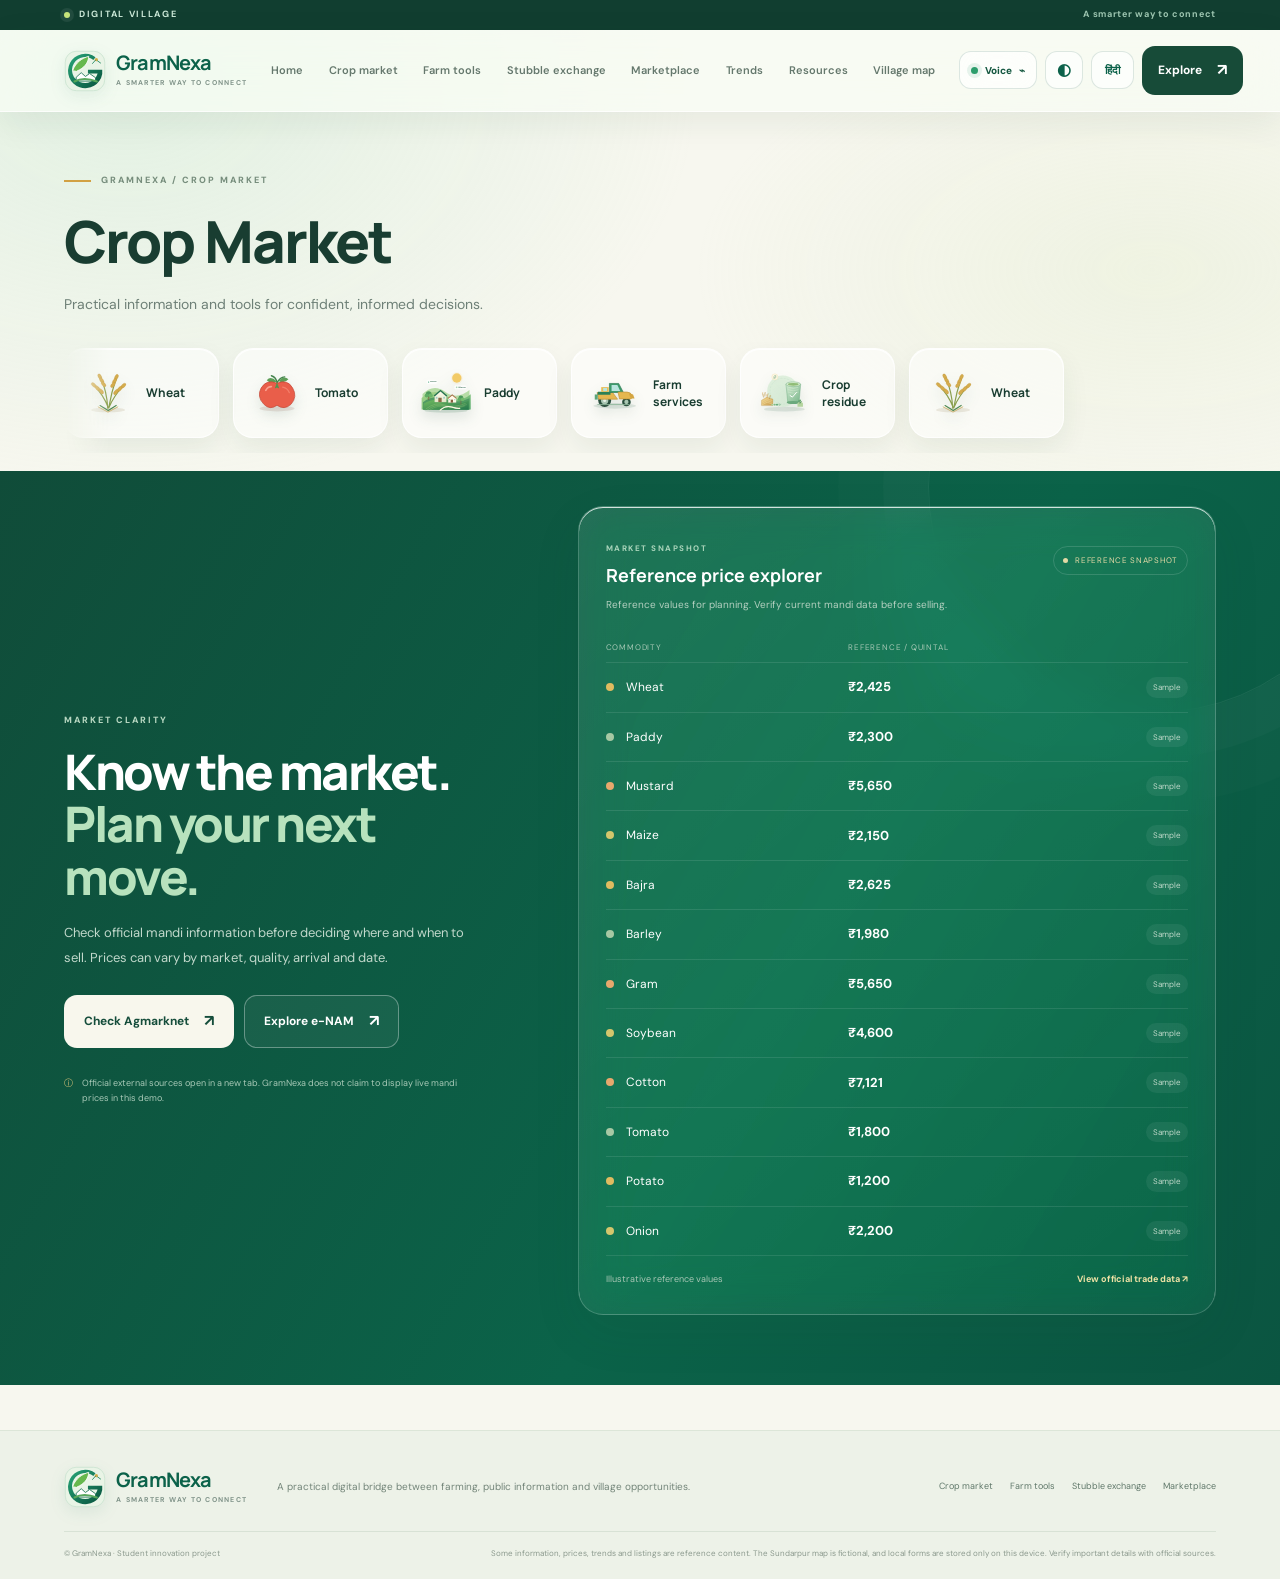
<file: crop-market.html>
<!DOCTYPE html>
<html lang="en"><head><meta charset="utf-8"/><meta content="width=device-width,initial-scale=1" name="viewport"/><meta content="#0c624a" name="theme-color"/><meta content="GramNexa connects farmers with crop information, practical tools, services and local exchange opportunities." name="description"/><title>Crop Market | GramNexa</title><link href="assets/favicon.svg" rel="icon" type="image/svg+xml"/><link href="https://fonts.googleapis.com" rel="preconnect"/><link crossorigin="" href="https://fonts.gstatic.com" rel="preconnect"/><link href="https://fonts.googleapis.com/css2?family=DM+Sans:wght@400;500;600;700&amp;family=Manrope:wght@400;500;600;700;800&amp;display=swap" rel="stylesheet"/><link href="styles.css" rel="stylesheet"/></head><body><div class="announcement"><span class="pulse"></span> DIGITAL VILLAGE <span class="announcement-right">A smarter way to connect</span></div><header class="site-header"><a aria-label="GramNexa home" class="brand" href="index.html"><img alt="" class="brand-mark" src="assets/gramnexa-mark.svg"/><span><b>GramNexa</b><small>A SMARTER WAY TO CONNECT</small></span></a><button aria-expanded="false" aria-label="Open navigation" class="menu-toggle">☰</button><nav class="nav" id="main-nav"><a class="" href="index.html">Home</a><a class="" href="crop-market.html">Crop market</a><a class="" href="farm-tools.html">Farm tools</a><a class="" href="stubble-exchange.html">Stubble exchange</a><a class="" href="marketplace.html">Marketplace</a><a class="" href="trends.html">Trends</a><a class="" href="resources.html">Resources</a><a class="" href="map.html">Village map</a></nav><div class="header-actions"><button aria-label="Start voice control" class="voice-control" id="voice-control" title="Voice control" type="button"> <span class="voice-dot"></span><span class="voice-label">Voice</span><span aria-hidden="true">⌁</span></button><div aria-live="polite" class="voice-status" hidden="" id="voice-status" role="status"></div><button aria-label="Toggle light and dark theme" class="icon-button" id="theme-toggle" title="Toggle theme">◐</button><button class="language-button" id="lang-toggle">हिंदी</button><a class="button button-dark button-small" href="resources.html">Explore <span>↗</span></a></div></header><main class="page-main" data-page="market"><section class="page-intro section-wrap"><div class="eyebrow"><span class="eyebrow-line"></span> GRAMNEXA / CROP MARKET</div><h1>Crop Market</h1><p>Practical information and tools for confident, informed decisions.</p><div aria-label="Featured crops" class="crop-carousel"><div class="crop-track"><article class="crop-slide"><img alt="Wheat illustration" src="assets/crop-wheat.svg"/><span>Wheat</span></article><article class="crop-slide"><img alt="Tomato illustration" src="assets/crop-tomato.svg"/><span>Tomato</span></article><article class="crop-slide"><img alt="Farm illustration" src="assets/hero-farm.svg"/><span>Paddy</span></article><article class="crop-slide"><img alt="Tractor illustration" src="assets/tractor.svg"/><span>Farm services</span></article><article class="crop-slide"><img alt="Crop residue illustration" src="assets/stubble-cycle.svg"/><span>Crop residue</span></article><article class="crop-slide"><img alt="Wheat illustration" src="assets/crop-wheat.svg"/><span>Wheat</span></article></div></div></section><section class="market-section" id="market"><div class="section-wrap market-layout"><div class="market-copy"><div class="eyebrow light-eyebrow">MARKET CLARITY</div><h2>Know the market.<br/><span>Plan your next move.</span></h2><p>Check official mandi information before deciding where and when to sell. Prices can vary by market, quality, arrival and date.</p><div class="market-ctas"><a class="button button-ivory" href="https://agmarknet.gov.in/" rel="noopener" target="_blank">Check Agmarknet <span>↗</span></a><a class="button button-outline-light" href="https://enam.gov.in/dashboard" rel="noopener" target="_blank">Explore e-NAM <span>↗</span></a></div><div class="market-note"><span>ⓘ</span> Official external sources open in a new tab. GramNexa does not claim to display live mandi prices in this demo.</div></div><div class="market-panel glass-panel"><div class="panel-top"><div><span class="mini-label">MARKET SNAPSHOT</span><h3>Reference price explorer</h3></div><span class="live-pill"><i></i> REFERENCE SNAPSHOT</span></div><p class="panel-caption">Reference values for planning. Verify current mandi data before selling.</p><div class="price-table"><div class="price-row price-head"><span>COMMODITY</span><span>REFERENCE / QUINTAL</span><span></span></div><div class="price-row"><span><i class="crop-dot wheat"></i> Wheat</span><b>₹2,425</b><span class="price-trend">Sample</span></div><div class="price-row"><span><i class="crop-dot rice"></i> Paddy</span><b>₹2,300</b><span class="price-trend">Sample</span></div><div class="price-row"><span><i class="crop-dot mustard"></i> Mustard</span><b>₹5,650</b><span class="price-trend">Sample</span></div><div class="price-row"><span><i class="crop-dot maize"></i> Maize</span><b>₹2,150</b><span class="price-trend">Sample</span></div><div class="price-row"><span><i class="crop-dot wheat"></i> Bajra</span><b>₹2,625</b><span class="price-trend">Sample</span></div><div class="price-row"><span><i class="crop-dot rice"></i> Barley</span><b>₹1,980</b><span class="price-trend">Sample</span></div><div class="price-row"><span><i class="crop-dot mustard"></i> Gram</span><b>₹5,650</b><span class="price-trend">Sample</span></div><div class="price-row"><span><i class="crop-dot maize"></i> Soybean</span><b>₹4,600</b><span class="price-trend">Sample</span></div><div class="price-row"><span><i class="crop-dot mustard"></i> Cotton</span><b>₹7,121</b><span class="price-trend">Sample</span></div><div class="price-row"><span><i class="crop-dot rice"></i> Tomato</span><b>₹1,800</b><span class="price-trend">Sample</span></div><div class="price-row"><span><i class="crop-dot wheat"></i> Potato</span><b>₹1,200</b><span class="price-trend">Sample</span></div><div class="price-row"><span><i class="crop-dot maize"></i> Onion</span><b>₹2,200</b><span class="price-trend">Sample</span></div></div><div class="panel-footer"><span>Illustrative reference values</span><a href="https://enam.gov.in/web/dashboard/trade-data/26/330" rel="noopener" target="_blank">View official trade data ↗</a></div></div></div></section></main><footer class="footer"><div class="footer-main"><a class="brand" href="index.html"><img alt="" class="brand-mark" src="assets/gramnexa-mark.svg"/><span><b>GramNexa</b><small>A SMARTER WAY TO CONNECT</small></span></a><p>A practical digital bridge between farming, public information and village opportunities.</p><div class="footer-links"><a href="crop-market.html">Crop market</a><a href="farm-tools.html">Farm tools</a><a href="stubble-exchange.html">Stubble exchange</a><a href="marketplace.html">Marketplace</a></div></div><div class="footer-bottom"><span>© GramNexa · Student innovation project</span><span>Some information, prices, trends and listings are reference content. The Sundarpur map is fictional, and local forms are stored only on this device. Verify important details with official sources.</span></div></footer><button aria-label="Back to top" class="back-top" id="back-top">↑</button><div aria-live="polite" class="toast" id="toast" role="status"></div><div class="modal-backdrop" hidden="" id="detail-modal"><section aria-labelledby="modal-title" aria-modal="true" class="modal" role="dialog"><button aria-label="Close" class="modal-close" data-close-modal="">×</button><div class="modal-kicker">GRAMNEXA INFORMATION</div><h2 id="modal-title">Details</h2><div class="modal-content" id="modal-content"></div><div class="modal-actions" id="modal-actions"></div></section></div><div class="modal-backdrop" hidden="" id="form-modal"><section aria-labelledby="form-title" aria-modal="true" class="modal form-modal" role="dialog"><button aria-label="Close" class="modal-close" data-close-form="">×</button><h2 id="form-title">Create a listing</h2><p id="form-intro">Create a local draft.</p><form id="listing-form"><input id="listing-type" type="hidden" value="market"/><label>Title<input id="listing-title" maxlength="70" required=""/></label><label>Category<select id="listing-category"><option value="crop">Crop produce</option><option value="service">Farm service</option><option value="equipment">Equipment</option><option value="stubble">Crop residue</option></select></label><label>Price or quantity<input id="listing-value" maxlength="80" placeholder="e.g. ₹2,400 / quintal"/></label><label>Details<textarea id="listing-description" maxlength="300" rows="3"></textarea></label><button class="button button-primary button-full" type="submit">Save local draft</button></form></section></div><script src="app.js"></script></body></html>
</file>
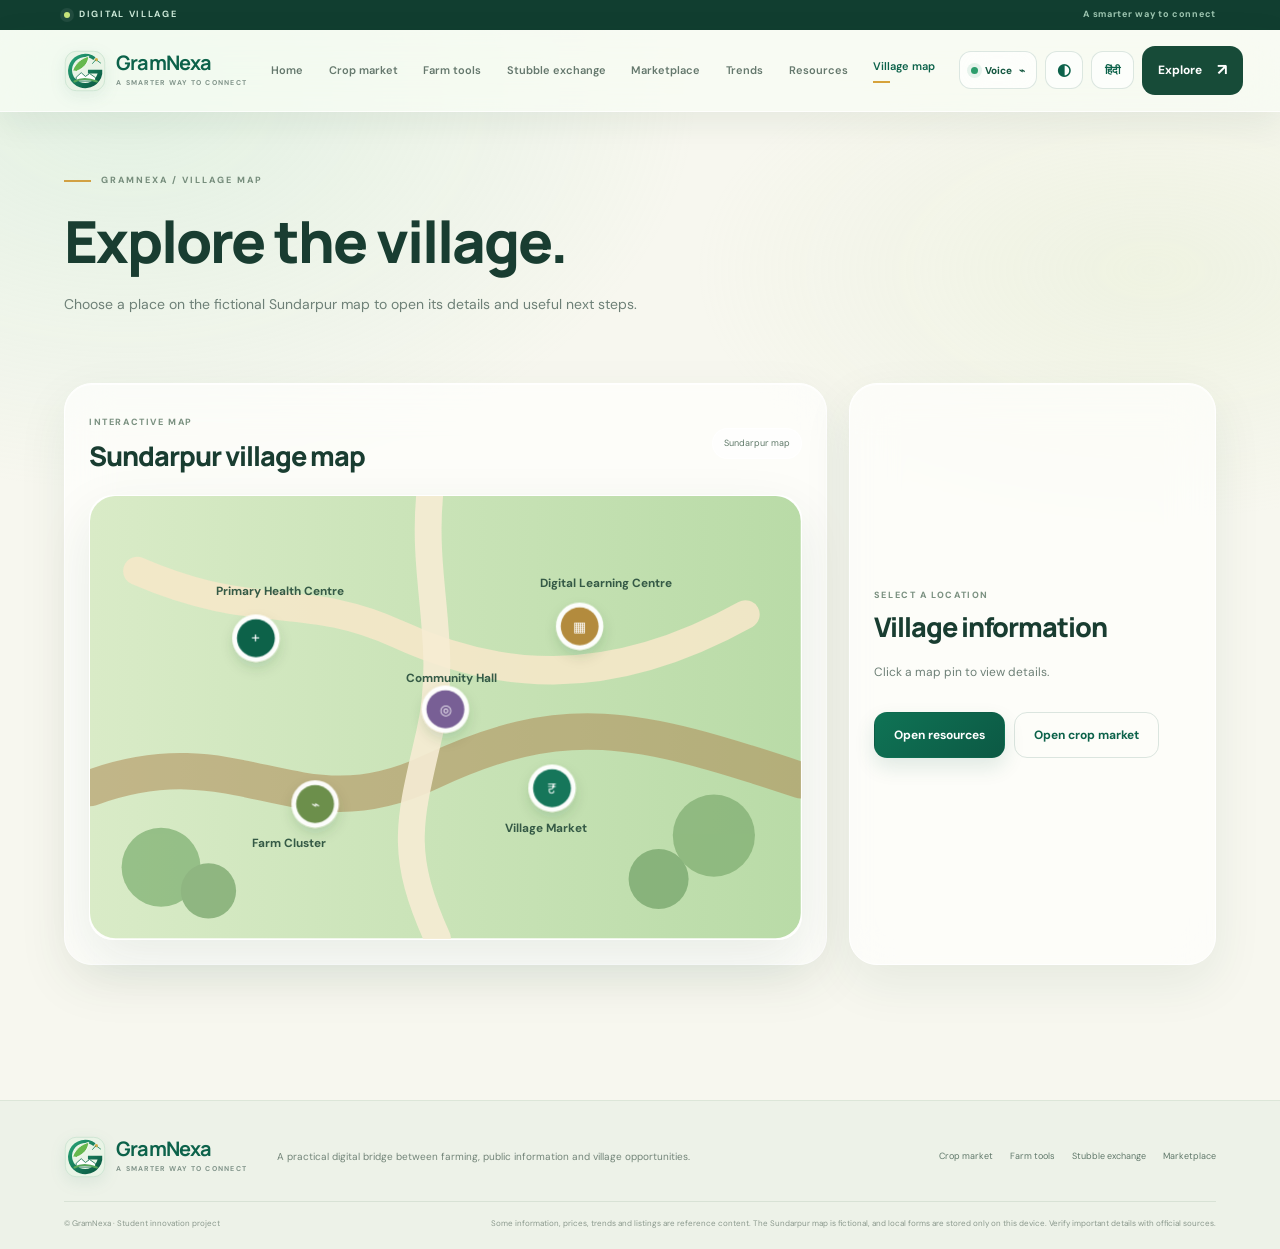
<file: map.html>
<!doctype html><html lang="en"><head><meta charset="utf-8"><meta name="viewport" content="width=device-width,initial-scale=1"><meta name="theme-color" content="#0c624a"><meta name="description" content="Interactive fictional village map for GramNexa."><title>Village Map | GramNexa</title><link rel="icon" href="assets/favicon.svg" type="image/svg+xml"><link rel="preconnect" href="https://fonts.googleapis.com"><link rel="preconnect" href="https://fonts.gstatic.com" crossorigin><link href="https://fonts.googleapis.com/css2?family=DM+Sans:wght@400;500;600;700&family=Manrope:wght@400;500;600;700;800&display=swap" rel="stylesheet"><link rel="stylesheet" href="styles.css"></head><body><div class="announcement"><span class="pulse"></span> DIGITAL VILLAGE <span class="announcement-right">A smarter way to connect</span></div><header class="site-header"><a aria-label="GramNexa home" class="brand" href="index.html"><img alt="" class="brand-mark" src="assets/gramnexa-mark.svg"><span><b>GramNexa</b><small>A SMARTER WAY TO CONNECT</small></span></a><button aria-expanded="false" aria-label="Open navigation" class="menu-toggle">☰</button><nav class="nav" id="main-nav"><a href="index.html">Home</a><a href="crop-market.html">Crop market</a><a href="farm-tools.html">Farm tools</a><a href="stubble-exchange.html">Stubble exchange</a><a href="marketplace.html">Marketplace</a><a href="trends.html">Trends</a><a href="resources.html">Resources</a><a class="active" href="map.html">Village map</a></nav><div class="header-actions"><button aria-label="Start voice control" class="voice-control" id="voice-control" title="Voice control"><span class="voice-dot"></span><span class="voice-label">Voice</span><span aria-hidden="true">⌁</span></button><div aria-live="polite" class="voice-status" hidden id="voice-status" role="status"></div><button aria-label="Toggle light and dark theme" class="icon-button" id="theme-toggle" title="Toggle theme">◐</button><button class="language-button" id="lang-toggle">हिंदी</button><a class="button button-dark button-small" href="map.html">Explore <span>↗</span></a></div></header><main class="page-main" data-page="map"><section class="page-intro section-wrap"><div class="eyebrow"><span class="eyebrow-line"></span> GRAMNEXA / VILLAGE MAP</div><h1>Explore the village.</h1><p>Choose a place on the fictional Sundarpur map to open its details and useful next steps.</p></section><section class="section-wrap map-layout"><div class="map-card glass-card"><div class="map-card-head"><div><span class="map-kicker">INTERACTIVE MAP</span><h2>Sundarpur village map</h2></div><span class="map-badge">Sundarpur map</span></div><div class="map-canvas" id="village-map"><svg viewBox="0 0 900 560" role="img" aria-label="Illustrated village map"><defs><linearGradient id="field" x1="0" x2="1"><stop offset="0" stop-color="#d9ebc7"/><stop offset="1" stop-color="#b9dba7"/></linearGradient><linearGradient id="road" x1="0" x2="1"><stop offset="0" stop-color="#f2e6c8"/><stop offset="1" stop-color="#ddcda9"/></linearGradient><filter id="soft"><feDropShadow dx="0" dy="8" stdDeviation="8" flood-color="#174e32" flood-opacity=".15"/></filter></defs><rect width="900" height="560" rx="32" fill="url(#field)"/><path d="M0 370 C190 300 260 430 430 350 S690 290 900 360" fill="none" stroke="#b08b57" stroke-width="46" stroke-linecap="round" opacity=".55"/><path d="M60 95 C210 160 270 120 390 175 S650 250 830 150" fill="none" stroke="#f5e8c9" stroke-width="36" stroke-linecap="round" opacity=".9"/><path d="M430 0 C420 110 455 190 430 300 S390 450 440 560" fill="none" stroke="#f7edd4" stroke-width="34" stroke-linecap="round" opacity=".9"/><g opacity=".65"><circle cx="90" cy="470" r="50" fill="#74a968"/><circle cx="150" cy="500" r="35" fill="#6a9b5f"/><circle cx="790" cy="430" r="52" fill="#78a86a"/><circle cx="720" cy="485" r="38" fill="#6b9d61"/></g><g filter="url(#soft)" font-family="DM Sans, sans-serif"><g class="map-pin" data-map="health" tabindex="0" role="button" transform="translate(210 180)"><circle r="30" fill="#fff" opacity=".95"/><circle r="24" fill="#0c624a"/><text y="6" text-anchor="middle" font-size="20" fill="#fff">+</text></g><g class="map-pin" data-map="school" tabindex="0" role="button" transform="translate(620 165)"><circle r="30" fill="#fff" opacity=".95"/><circle r="24" fill="#b38b3c"/><text y="7" text-anchor="middle" font-size="18" fill="#fff">▦</text></g><g class="map-pin" data-map="market" tabindex="0" role="button" transform="translate(585 370)"><circle r="30" fill="#fff" opacity=".95"/><circle r="24" fill="#15765a"/><text y="7" text-anchor="middle" font-size="18" fill="#fff">₹</text></g><g class="map-pin" data-map="farm" tabindex="0" role="button" transform="translate(285 390)"><circle r="30" fill="#fff" opacity=".95"/><circle r="24" fill="#6c8f4c"/><text y="7" text-anchor="middle" font-size="18" fill="#fff">⌁</text></g><g class="map-pin" data-map="community" tabindex="0" role="button" transform="translate(450 270)"><circle r="30" fill="#fff" opacity=".95"/><circle r="24" fill="#785f95"/><text y="7" text-anchor="middle" font-size="18" fill="#fff">◎</text></g></g><g fill="#355a46" font-size="15" font-weight="700"><text x="160" y="125">Primary Health Centre</text><text x="570" y="115">Digital Learning Centre</text><text x="525" y="425">Village Market</text><text x="205" y="445">Farm Cluster</text><text x="400" y="235">Community Hall</text></g></svg></div></div><aside class="map-info glass-card" id="map-info"><span class="map-kicker">SELECT A LOCATION</span><h2>Village information</h2><p>Click a map pin to view details.</p><div class="map-info-actions"><a class="button button-primary" href="resources.html">Open resources</a><a class="button button-outline" href="crop-market.html">Open crop market</a></div></aside></section></main><footer class="footer"><div class="footer-main"><a class="brand" href="index.html"><img alt="" class="brand-mark" src="assets/gramnexa-mark.svg"><span><b>GramNexa</b><small>A SMARTER WAY TO CONNECT</small></span></a><p>A practical digital bridge between farming, public information and village opportunities.</p><div class="footer-links"><a href="crop-market.html">Crop market</a><a href="farm-tools.html">Farm tools</a><a href="stubble-exchange.html">Stubble exchange</a><a href="marketplace.html">Marketplace</a></div></div><div class="footer-bottom"><span>© GramNexa · Student innovation project</span><span>Some information, prices, trends and listings are reference content. The Sundarpur map is fictional, and local forms are stored only on this device. Verify important details with official sources.</span></div></footer><button aria-label="Back to top" class="back-top" id="back-top">↑</button><div aria-live="polite" class="toast" id="toast" role="status"></div><script src="app.js"></script></body></html>
</file>
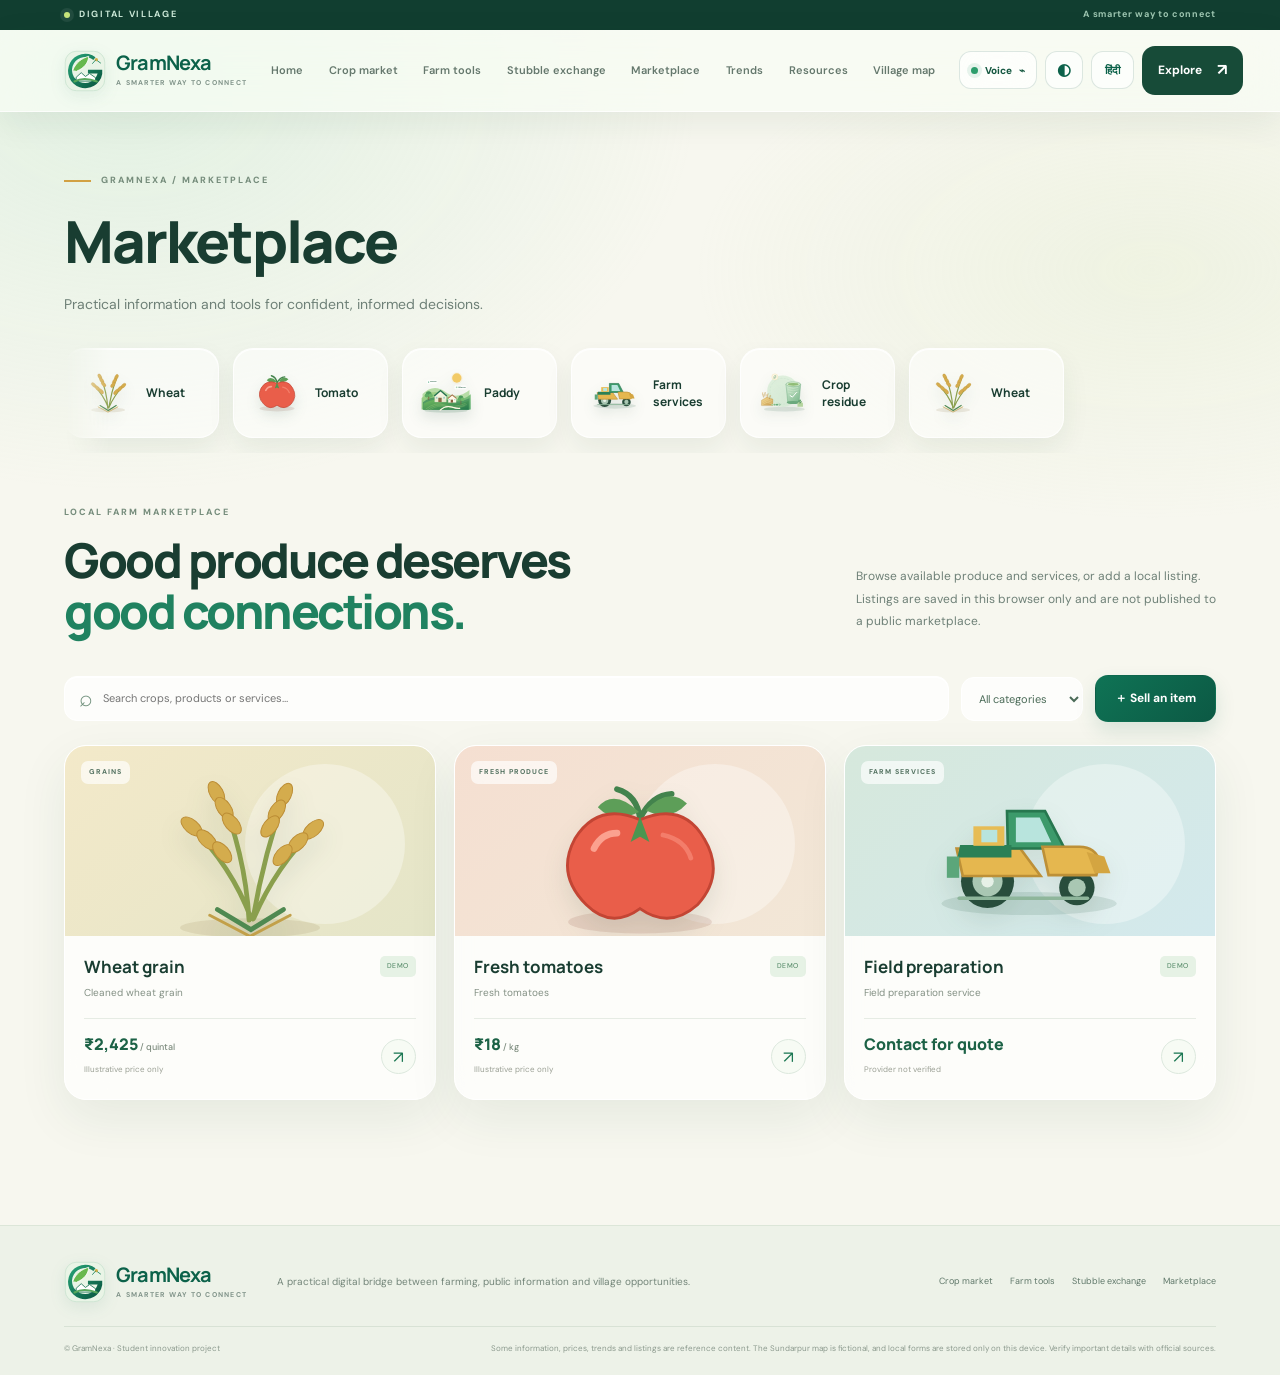
<file: marketplace.html>
<!DOCTYPE html>
<html lang="en"><head><meta charset="utf-8"/><meta content="width=device-width,initial-scale=1" name="viewport"/><meta content="#0c624a" name="theme-color"/><meta content="GramNexa connects farmers with crop information, practical tools, services and local exchange opportunities." name="description"/><title>Marketplace | GramNexa</title><link href="assets/favicon.svg" rel="icon" type="image/svg+xml"/><link href="https://fonts.googleapis.com" rel="preconnect"/><link crossorigin="" href="https://fonts.gstatic.com" rel="preconnect"/><link href="https://fonts.googleapis.com/css2?family=DM+Sans:wght@400;500;600;700&amp;family=Manrope:wght@400;500;600;700;800&amp;display=swap" rel="stylesheet"/><link href="styles.css" rel="stylesheet"/></head><body><div class="announcement"><span class="pulse"></span> DIGITAL VILLAGE <span class="announcement-right">A smarter way to connect</span></div><header class="site-header"><a aria-label="GramNexa home" class="brand" href="index.html"><img alt="" class="brand-mark" src="assets/gramnexa-mark.svg"/><span><b>GramNexa</b><small>A SMARTER WAY TO CONNECT</small></span></a><button aria-expanded="false" aria-label="Open navigation" class="menu-toggle">☰</button><nav class="nav" id="main-nav"><a class="" href="index.html">Home</a><a class="" href="crop-market.html">Crop market</a><a class="" href="farm-tools.html">Farm tools</a><a class="" href="stubble-exchange.html">Stubble exchange</a><a class="" href="marketplace.html">Marketplace</a><a class="" href="trends.html">Trends</a><a class="" href="resources.html">Resources</a><a class="" href="map.html">Village map</a></nav><div class="header-actions"><button aria-label="Start voice control" class="voice-control" id="voice-control" title="Voice control" type="button"> <span class="voice-dot"></span><span class="voice-label">Voice</span><span aria-hidden="true">⌁</span></button><div aria-live="polite" class="voice-status" hidden="" id="voice-status" role="status"></div><button aria-label="Toggle light and dark theme" class="icon-button" id="theme-toggle" title="Toggle theme">◐</button><button class="language-button" id="lang-toggle">हिंदी</button><a class="button button-dark button-small" href="resources.html">Explore <span>↗</span></a></div></header><main class="page-main" data-page="marketplace"><section class="page-intro section-wrap"><div class="eyebrow"><span class="eyebrow-line"></span> GRAMNEXA / MARKETPLACE</div><h1>Marketplace</h1><p>Practical information and tools for confident, informed decisions.</p><div aria-label="Featured crops" class="crop-carousel"><div class="crop-track"><article class="crop-slide"><img alt="Wheat illustration" src="assets/crop-wheat.svg"/><span>Wheat</span></article><article class="crop-slide"><img alt="Tomato illustration" src="assets/crop-tomato.svg"/><span>Tomato</span></article><article class="crop-slide"><img alt="Farm illustration" src="assets/hero-farm.svg"/><span>Paddy</span></article><article class="crop-slide"><img alt="Tractor illustration" src="assets/tractor.svg"/><span>Farm services</span></article><article class="crop-slide"><img alt="Crop residue illustration" src="assets/stubble-cycle.svg"/><span>Crop residue</span></article><article class="crop-slide"><img alt="Wheat illustration" src="assets/crop-wheat.svg"/><span>Wheat</span></article></div></div></section><section class="section section-wrap" id="marketplace"><div class="section-heading"><div><div class="eyebrow">LOCAL FARM MARKETPLACE</div><h2>Good produce deserves<br/><span>good connections.</span></h2></div><p>Browse available produce and services, or add a local listing. Listings are saved in this browser only and are not published to a public marketplace.</p></div><div class="marketplace-toolbar"><div class="search-field"><span>⌕</span><input aria-label="Search marketplace" id="market-search" placeholder="Search crops, products or services…" type="search"/></div><select aria-label="Filter marketplace" id="market-filter"><option value="all">All categories</option><option value="grain">Grains</option><option value="produce">Fresh produce</option><option value="service">Farm services</option><option value="equipment">Equipment</option></select><button class="button button-primary" id="open-market-form">＋ Sell an item</button></div><div class="marketplace-grid" id="marketplace-grid"><article class="product-card" data-category="grain" data-search="wheat grain wheat"><div class="product-visual visual-wheat"><span class="product-category">GRAINS</span><img alt="Illustration of wheat bundle" src="assets/crop-wheat.svg"/></div><div class="product-info"><div class="product-title-row"><h3>Wheat grain</h3><span class="verified-tag">DEMO</span></div><p>Cleaned wheat grain</p><div class="product-bottom"><div><strong>₹2,425<span> / quintal</span></strong><small>Illustrative price only</small></div><button aria-label="View Wheat grain details" class="round-arrow" data-product="Wheat grain">↗</button></div></div></article><article class="product-card" data-category="produce" data-search="tomato fresh produce vegetables"><div class="product-visual visual-tomato"><span class="product-category">FRESH PRODUCE</span><img alt="Illustration of tomatoes" src="assets/crop-tomato.svg"/></div><div class="product-info"><div class="product-title-row"><h3>Fresh tomatoes</h3><span class="verified-tag">DEMO</span></div><p>Fresh tomatoes</p><div class="product-bottom"><div><strong>₹18<span> / kg</span></strong><small>Illustrative price only</small></div><button aria-label="View Fresh tomatoes details" class="round-arrow" data-product="Fresh tomatoes">↗</button></div></div></article><article class="product-card" data-category="service" data-search="tractor field preparation service"><div class="product-visual visual-service"><span class="product-category">FARM SERVICES</span><img alt="Illustration of a tractor" src="assets/tractor.svg"/></div><div class="product-info"><div class="product-title-row"><h3>Field preparation</h3><span class="verified-tag">DEMO</span></div><p>Field preparation service</p><div class="product-bottom"><div><strong>Contact for quote</strong><small>Provider not verified</small></div><button aria-label="View Field preparation details" class="round-arrow" data-product="Field preparation">↗</button></div></div></article></div><div class="empty-state" hidden="" id="market-empty">No listings match that search. Try another term or category.</div></section></main><footer class="footer"><div class="footer-main"><a class="brand" href="index.html"><img alt="" class="brand-mark" src="assets/gramnexa-mark.svg"/><span><b>GramNexa</b><small>A SMARTER WAY TO CONNECT</small></span></a><p>A practical digital bridge between farming, public information and village opportunities.</p><div class="footer-links"><a href="crop-market.html">Crop market</a><a href="farm-tools.html">Farm tools</a><a href="stubble-exchange.html">Stubble exchange</a><a href="marketplace.html">Marketplace</a></div></div><div class="footer-bottom"><span>© GramNexa · Student innovation project</span><span>Some information, prices, trends and listings are reference content. The Sundarpur map is fictional, and local forms are stored only on this device. Verify important details with official sources.</span></div></footer><button aria-label="Back to top" class="back-top" id="back-top">↑</button><div aria-live="polite" class="toast" id="toast" role="status"></div><div class="modal-backdrop" hidden="" id="detail-modal"><section aria-labelledby="modal-title" aria-modal="true" class="modal" role="dialog"><button aria-label="Close" class="modal-close" data-close-modal="">×</button><div class="modal-kicker">GRAMNEXA INFORMATION</div><h2 id="modal-title">Details</h2><div class="modal-content" id="modal-content"></div><div class="modal-actions" id="modal-actions"></div></section></div><div class="modal-backdrop" hidden="" id="form-modal"><section aria-labelledby="form-title" aria-modal="true" class="modal form-modal" role="dialog"><button aria-label="Close" class="modal-close" data-close-form="">×</button><h2 id="form-title">Create a listing</h2><p id="form-intro">Create a local draft.</p><form id="listing-form"><input id="listing-type" type="hidden" value="market"/><label>Title<input id="listing-title" maxlength="70" required=""/></label><label>Category<select id="listing-category"><option value="crop">Crop produce</option><option value="service">Farm service</option><option value="equipment">Equipment</option><option value="stubble">Crop residue</option></select></label><label>Price or quantity<input id="listing-value" maxlength="80" placeholder="e.g. ₹2,400 / quintal"/></label><label>Details<textarea id="listing-description" maxlength="300" rows="3"></textarea></label><button class="button button-primary button-full" type="submit">Save local draft</button></form></section></div><script src="app.js"></script></body></html>
</file>
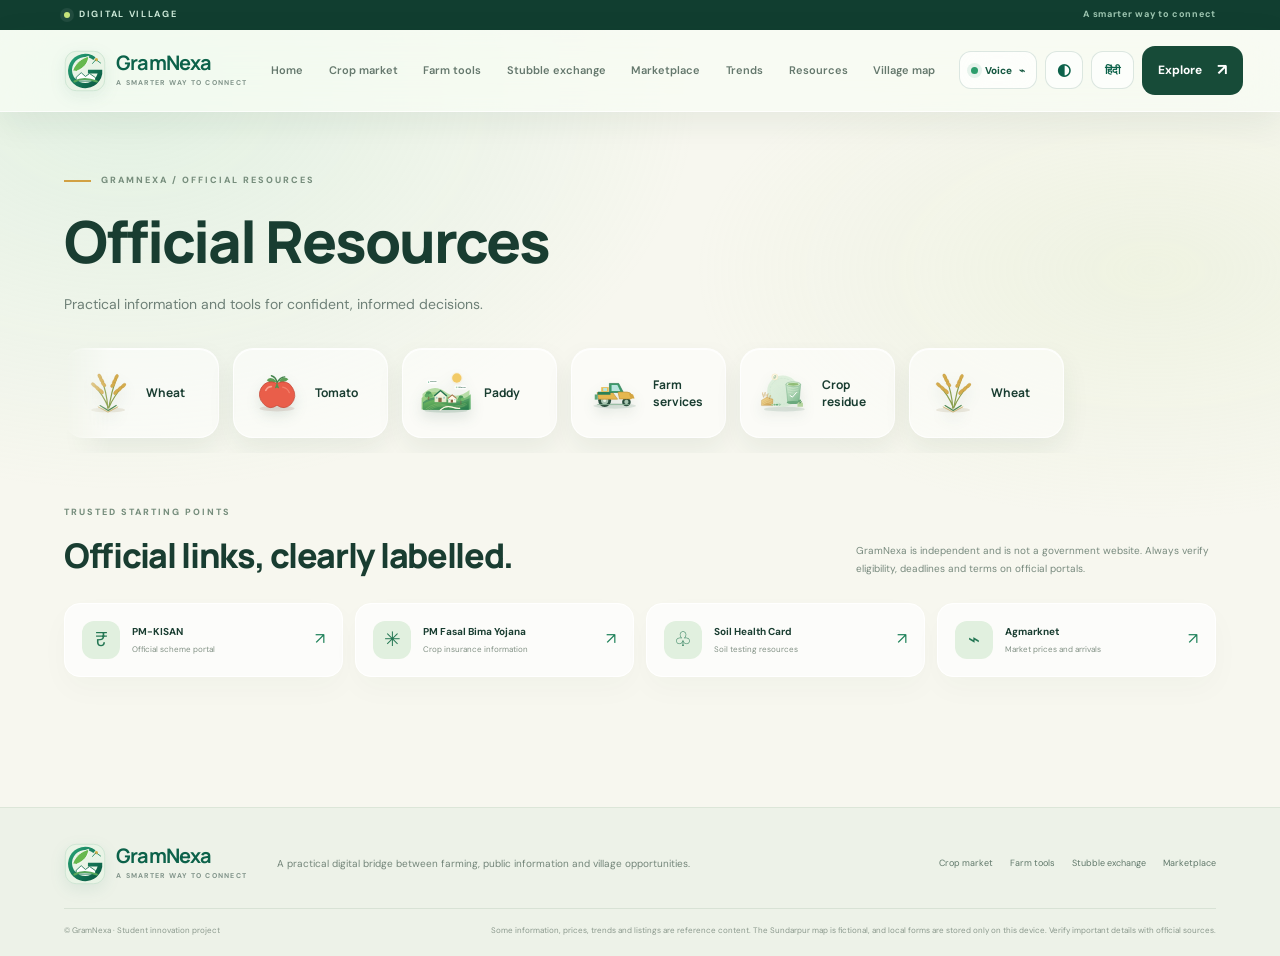
<file: resources.html>
<!DOCTYPE html>
<html lang="en"><head><meta charset="utf-8"/><meta content="width=device-width,initial-scale=1" name="viewport"/><meta content="#0c624a" name="theme-color"/><meta content="GramNexa connects farmers with crop information, practical tools, services and local exchange opportunities." name="description"/><title>Official Resources | GramNexa</title><link href="assets/favicon.svg" rel="icon" type="image/svg+xml"/><link href="https://fonts.googleapis.com" rel="preconnect"/><link crossorigin="" href="https://fonts.gstatic.com" rel="preconnect"/><link href="https://fonts.googleapis.com/css2?family=DM+Sans:wght@400;500;600;700&amp;family=Manrope:wght@400;500;600;700;800&amp;display=swap" rel="stylesheet"/><link href="styles.css" rel="stylesheet"/></head><body><div class="announcement"><span class="pulse"></span> DIGITAL VILLAGE <span class="announcement-right">A smarter way to connect</span></div><header class="site-header"><a aria-label="GramNexa home" class="brand" href="index.html"><img alt="" class="brand-mark" src="assets/gramnexa-mark.svg"/><span><b>GramNexa</b><small>A SMARTER WAY TO CONNECT</small></span></a><button aria-expanded="false" aria-label="Open navigation" class="menu-toggle">☰</button><nav class="nav" id="main-nav"><a class="" href="index.html">Home</a><a class="" href="crop-market.html">Crop market</a><a class="" href="farm-tools.html">Farm tools</a><a class="" href="stubble-exchange.html">Stubble exchange</a><a class="" href="marketplace.html">Marketplace</a><a class="" href="trends.html">Trends</a><a class="" href="resources.html">Resources</a><a class="" href="map.html">Village map</a></nav><div class="header-actions"><button aria-label="Start voice control" class="voice-control" id="voice-control" title="Voice control" type="button"> <span class="voice-dot"></span><span class="voice-label">Voice</span><span aria-hidden="true">⌁</span></button><div aria-live="polite" class="voice-status" hidden="" id="voice-status" role="status"></div><button aria-label="Toggle light and dark theme" class="icon-button" id="theme-toggle" title="Toggle theme">◐</button><button class="language-button" id="lang-toggle">हिंदी</button><a class="button button-dark button-small" href="resources.html">Explore <span>↗</span></a></div></header><main class="page-main" data-page="official"><section class="page-intro section-wrap"><div class="eyebrow"><span class="eyebrow-line"></span> GRAMNEXA / OFFICIAL RESOURCES</div><h1>Official Resources</h1><p>Practical information and tools for confident, informed decisions.</p><div aria-label="Featured crops" class="crop-carousel"><div class="crop-track"><article class="crop-slide"><img alt="Wheat illustration" src="assets/crop-wheat.svg"/><span>Wheat</span></article><article class="crop-slide"><img alt="Tomato illustration" src="assets/crop-tomato.svg"/><span>Tomato</span></article><article class="crop-slide"><img alt="Farm illustration" src="assets/hero-farm.svg"/><span>Paddy</span></article><article class="crop-slide"><img alt="Tractor illustration" src="assets/tractor.svg"/><span>Farm services</span></article><article class="crop-slide"><img alt="Crop residue illustration" src="assets/stubble-cycle.svg"/><span>Crop residue</span></article><article class="crop-slide"><img alt="Wheat illustration" src="assets/crop-wheat.svg"/><span>Wheat</span></article></div></div></section><section class="official-section section-wrap" id="official"><div class="official-heading"><div><div class="eyebrow">TRUSTED STARTING POINTS</div><h2>Official links, clearly labelled.</h2></div><p>GramNexa is independent and is not a government website. Always verify eligibility, deadlines and terms on official portals.</p></div><div class="official-links"><a href="https://pmkisan.gov.in/" rel="noopener" target="_blank"><span class="official-symbol">₹</span><span><b>PM-KISAN</b><small>Official scheme portal</small></span><i>↗</i></a><a href="https://pmfby.gov.in/" rel="noopener" target="_blank"><span class="official-symbol">✳</span><span><b>PM Fasal Bima Yojana</b><small>Crop insurance information</small></span><i>↗</i></a><a href="https://soilhealth.dac.gov.in/" rel="noopener" target="_blank"><span class="official-symbol">♧</span><span><b>Soil Health Card</b><small>Soil testing resources</small></span><i>↗</i></a><a href="https://agmarknet.gov.in/" rel="noopener" target="_blank"><span class="official-symbol">⌁</span><span><b>Agmarknet</b><small>Market prices and arrivals</small></span><i>↗</i></a></div></section></main><footer class="footer"><div class="footer-main"><a class="brand" href="index.html"><img alt="" class="brand-mark" src="assets/gramnexa-mark.svg"/><span><b>GramNexa</b><small>A SMARTER WAY TO CONNECT</small></span></a><p>A practical digital bridge between farming, public information and village opportunities.</p><div class="footer-links"><a href="crop-market.html">Crop market</a><a href="farm-tools.html">Farm tools</a><a href="stubble-exchange.html">Stubble exchange</a><a href="marketplace.html">Marketplace</a></div></div><div class="footer-bottom"><span>© GramNexa · Student innovation project</span><span>Some information, prices, trends and listings are reference content. The Sundarpur map is fictional, and local forms are stored only on this device. Verify important details with official sources.</span></div></footer><button aria-label="Back to top" class="back-top" id="back-top">↑</button><div aria-live="polite" class="toast" id="toast" role="status"></div><div class="modal-backdrop" hidden="" id="detail-modal"><section aria-labelledby="modal-title" aria-modal="true" class="modal" role="dialog"><button aria-label="Close" class="modal-close" data-close-modal="">×</button><div class="modal-kicker">GRAMNEXA INFORMATION</div><h2 id="modal-title">Details</h2><div class="modal-content" id="modal-content"></div><div class="modal-actions" id="modal-actions"></div></section></div><div class="modal-backdrop" hidden="" id="form-modal"><section aria-labelledby="form-title" aria-modal="true" class="modal form-modal" role="dialog"><button aria-label="Close" class="modal-close" data-close-form="">×</button><h2 id="form-title">Create a listing</h2><p id="form-intro">Create a local draft.</p><form id="listing-form"><input id="listing-type" type="hidden" value="market"/><label>Title<input id="listing-title" maxlength="70" required=""/></label><label>Category<select id="listing-category"><option value="crop">Crop produce</option><option value="service">Farm service</option><option value="equipment">Equipment</option><option value="stubble">Crop residue</option></select></label><label>Price or quantity<input id="listing-value" maxlength="80" placeholder="e.g. ₹2,400 / quintal"/></label><label>Details<textarea id="listing-description" maxlength="300" rows="3"></textarea></label><button class="button button-primary button-full" type="submit">Save local draft</button></form></section></div><script src="app.js"></script></body></html>
</file>
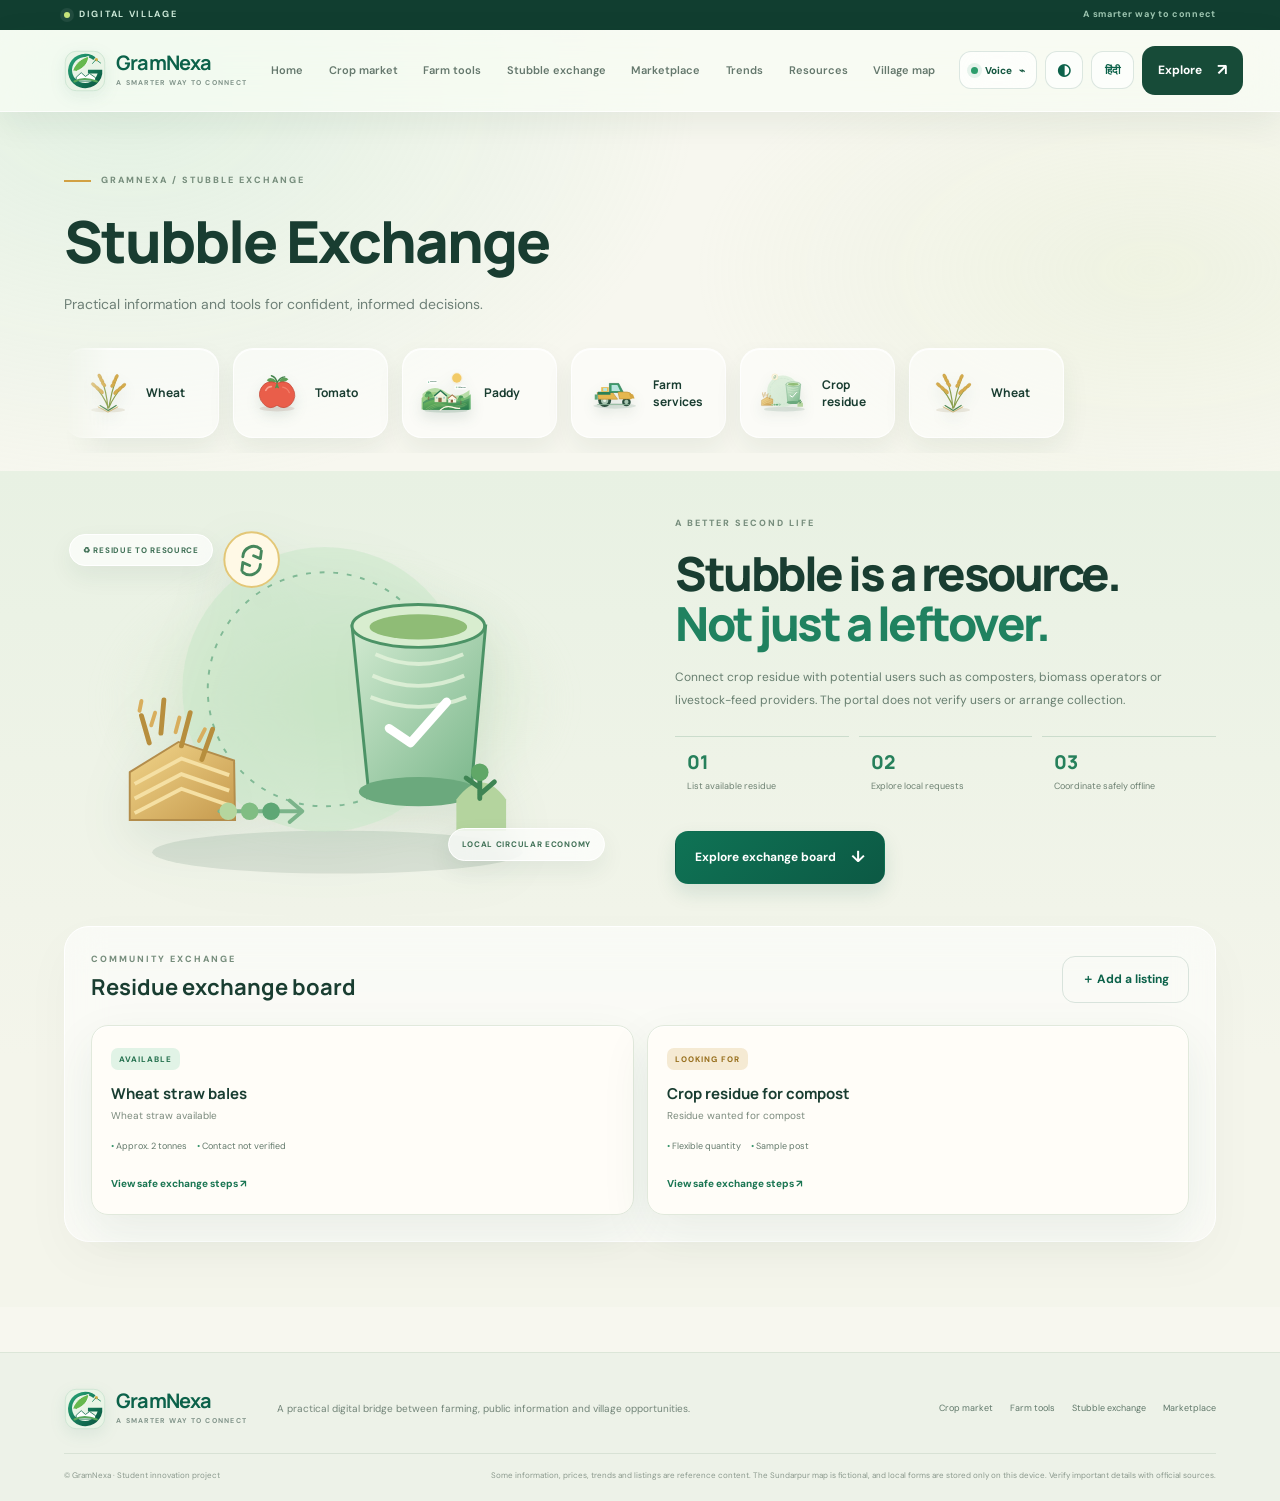
<file: stubble-exchange.html>
<!DOCTYPE html>
<html lang="en"><head><meta charset="utf-8"/><meta content="width=device-width,initial-scale=1" name="viewport"/><meta content="#0c624a" name="theme-color"/><meta content="GramNexa connects farmers with crop information, practical tools, services and local exchange opportunities." name="description"/><title>Stubble Exchange | GramNexa</title><link href="assets/favicon.svg" rel="icon" type="image/svg+xml"/><link href="https://fonts.googleapis.com" rel="preconnect"/><link crossorigin="" href="https://fonts.gstatic.com" rel="preconnect"/><link href="https://fonts.googleapis.com/css2?family=DM+Sans:wght@400;500;600;700&amp;family=Manrope:wght@400;500;600;700;800&amp;display=swap" rel="stylesheet"/><link href="styles.css" rel="stylesheet"/></head><body><div class="announcement"><span class="pulse"></span> DIGITAL VILLAGE <span class="announcement-right">A smarter way to connect</span></div><header class="site-header"><a aria-label="GramNexa home" class="brand" href="index.html"><img alt="" class="brand-mark" src="assets/gramnexa-mark.svg"/><span><b>GramNexa</b><small>A SMARTER WAY TO CONNECT</small></span></a><button aria-expanded="false" aria-label="Open navigation" class="menu-toggle">☰</button><nav class="nav" id="main-nav"><a class="" href="index.html">Home</a><a class="" href="crop-market.html">Crop market</a><a class="" href="farm-tools.html">Farm tools</a><a class="" href="stubble-exchange.html">Stubble exchange</a><a class="" href="marketplace.html">Marketplace</a><a class="" href="trends.html">Trends</a><a class="" href="resources.html">Resources</a><a class="" href="map.html">Village map</a></nav><div class="header-actions"><button aria-label="Start voice control" class="voice-control" id="voice-control" title="Voice control" type="button"> <span class="voice-dot"></span><span class="voice-label">Voice</span><span aria-hidden="true">⌁</span></button><div aria-live="polite" class="voice-status" hidden="" id="voice-status" role="status"></div><button aria-label="Toggle light and dark theme" class="icon-button" id="theme-toggle" title="Toggle theme">◐</button><button class="language-button" id="lang-toggle">हिंदी</button><a class="button button-dark button-small" href="resources.html">Explore <span>↗</span></a></div></header><main class="page-main" data-page="exchange"><section class="page-intro section-wrap"><div class="eyebrow"><span class="eyebrow-line"></span> GRAMNEXA / STUBBLE EXCHANGE</div><h1>Stubble Exchange</h1><p>Practical information and tools for confident, informed decisions.</p><div aria-label="Featured crops" class="crop-carousel"><div class="crop-track"><article class="crop-slide"><img alt="Wheat illustration" src="assets/crop-wheat.svg"/><span>Wheat</span></article><article class="crop-slide"><img alt="Tomato illustration" src="assets/crop-tomato.svg"/><span>Tomato</span></article><article class="crop-slide"><img alt="Farm illustration" src="assets/hero-farm.svg"/><span>Paddy</span></article><article class="crop-slide"><img alt="Tractor illustration" src="assets/tractor.svg"/><span>Farm services</span></article><article class="crop-slide"><img alt="Crop residue illustration" src="assets/stubble-cycle.svg"/><span>Crop residue</span></article><article class="crop-slide"><img alt="Wheat illustration" src="assets/crop-wheat.svg"/><span>Wheat</span></article></div></div></section><section class="exchange-section" id="exchange"><div class="section-wrap exchange-layout"><div class="exchange-art-wrap"><div class="exchange-glow"></div><img alt="Illustration of crop residue being collected and reused" class="exchange-art" src="assets/stubble-cycle.svg"/><span class="art-tag tag-one">♻ RESIDUE TO RESOURCE</span><span class="art-tag tag-two">LOCAL CIRCULAR ECONOMY</span></div><div class="exchange-copy"><div class="eyebrow">A BETTER SECOND LIFE</div><h2>Stubble is a resource.<br/><span>Not just a leftover.</span></h2><p>Connect crop residue with potential users such as composters, biomass operators or livestock-feed providers. The portal does not verify users or arrange collection.</p><div class="exchange-stats"><div><b>01</b><span>List available residue</span></div><div><b>02</b><span>Explore local requests</span></div><div><b>03</b><span>Coordinate safely offline</span></div></div><button class="button button-primary" id="jump-exchange">Explore exchange board <span>↓</span></button></div></div><div class="section-wrap exchange-board-wrap" id="exchange-board-wrap"><div class="board-heading"><div><div class="eyebrow">COMMUNITY EXCHANGE</div><h3>Residue exchange board</h3></div><button class="button button-outline" id="open-stubble-form">＋ Add a listing</button></div><div class="exchange-board" id="stubble-listings"><article class="exchange-listing"><span class="listing-badge badge-available">AVAILABLE</span><h4>Wheat straw bales</h4><p>Wheat straw available</p><div class="listing-meta"><span>Approx. 2 tonnes</span><span>Contact not verified</span></div><button class="text-button" data-detail="stubble-info">View safe exchange steps ↗</button></article><article class="exchange-listing"><span class="listing-badge badge-looking">LOOKING FOR</span><h4>Crop residue for compost</h4><p>Residue wanted for compost</p><div class="listing-meta"><span>Flexible quantity</span><span>Sample post</span></div><button class="text-button" data-detail="stubble-info">View safe exchange steps ↗</button></article></div></div></section></main><footer class="footer"><div class="footer-main"><a class="brand" href="index.html"><img alt="" class="brand-mark" src="assets/gramnexa-mark.svg"/><span><b>GramNexa</b><small>A SMARTER WAY TO CONNECT</small></span></a><p>A practical digital bridge between farming, public information and village opportunities.</p><div class="footer-links"><a href="crop-market.html">Crop market</a><a href="farm-tools.html">Farm tools</a><a href="stubble-exchange.html">Stubble exchange</a><a href="marketplace.html">Marketplace</a></div></div><div class="footer-bottom"><span>© GramNexa · Student innovation project</span><span>Some information, prices, trends and listings are reference content. The Sundarpur map is fictional, and local forms are stored only on this device. Verify important details with official sources.</span></div></footer><button aria-label="Back to top" class="back-top" id="back-top">↑</button><div aria-live="polite" class="toast" id="toast" role="status"></div><div class="modal-backdrop" hidden="" id="detail-modal"><section aria-labelledby="modal-title" aria-modal="true" class="modal" role="dialog"><button aria-label="Close" class="modal-close" data-close-modal="">×</button><div class="modal-kicker">GRAMNEXA INFORMATION</div><h2 id="modal-title">Details</h2><div class="modal-content" id="modal-content"></div><div class="modal-actions" id="modal-actions"></div></section></div><div class="modal-backdrop" hidden="" id="form-modal"><section aria-labelledby="form-title" aria-modal="true" class="modal form-modal" role="dialog"><button aria-label="Close" class="modal-close" data-close-form="">×</button><h2 id="form-title">Create a listing</h2><p id="form-intro">Create a local draft.</p><form id="listing-form"><input id="listing-type" type="hidden" value="market"/><label>Title<input id="listing-title" maxlength="70" required=""/></label><label>Category<select id="listing-category"><option value="crop">Crop produce</option><option value="service">Farm service</option><option value="equipment">Equipment</option><option value="stubble">Crop residue</option></select></label><label>Price or quantity<input id="listing-value" maxlength="80" placeholder="e.g. ₹2,400 / quintal"/></label><label>Details<textarea id="listing-description" maxlength="300" rows="3"></textarea></label><button class="button button-primary button-full" type="submit">Save local draft</button></form></section></div><script src="app.js"></script></body></html>
</file>
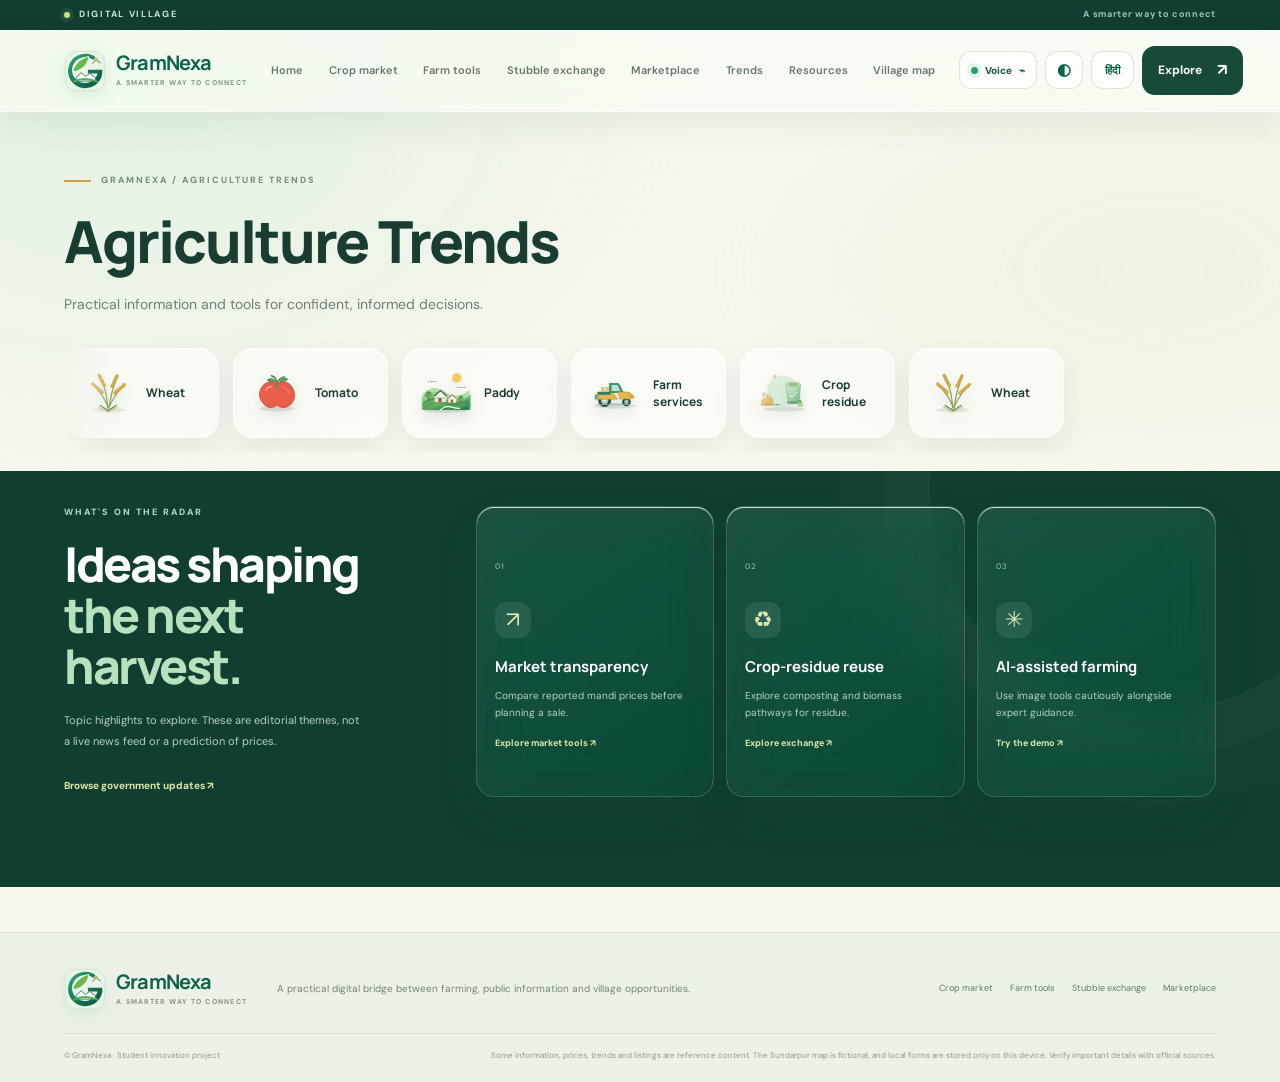
<file: trends.html>
<!DOCTYPE html>
<html lang="en"><head><meta charset="utf-8"/><meta content="width=device-width,initial-scale=1" name="viewport"/><meta content="#0c624a" name="theme-color"/><meta content="GramNexa connects farmers with crop information, practical tools, services and local exchange opportunities." name="description"/><title>Agriculture Trends | GramNexa</title><link href="assets/favicon.svg" rel="icon" type="image/svg+xml"/><link href="https://fonts.googleapis.com" rel="preconnect"/><link crossorigin="" href="https://fonts.gstatic.com" rel="preconnect"/><link href="https://fonts.googleapis.com/css2?family=DM+Sans:wght@400;500;600;700&amp;family=Manrope:wght@400;500;600;700;800&amp;display=swap" rel="stylesheet"/><link href="styles.css" rel="stylesheet"/></head><body><div class="announcement"><span class="pulse"></span> DIGITAL VILLAGE <span class="announcement-right">A smarter way to connect</span></div><header class="site-header"><a aria-label="GramNexa home" class="brand" href="index.html"><img alt="" class="brand-mark" src="assets/gramnexa-mark.svg"/><span><b>GramNexa</b><small>A SMARTER WAY TO CONNECT</small></span></a><button aria-expanded="false" aria-label="Open navigation" class="menu-toggle">☰</button><nav class="nav" id="main-nav"><a class="" href="index.html">Home</a><a class="" href="crop-market.html">Crop market</a><a class="" href="farm-tools.html">Farm tools</a><a class="" href="stubble-exchange.html">Stubble exchange</a><a class="" href="marketplace.html">Marketplace</a><a class="" href="trends.html">Trends</a><a class="" href="resources.html">Resources</a><a class="" href="map.html">Village map</a></nav><div class="header-actions"><button aria-label="Start voice control" class="voice-control" id="voice-control" title="Voice control" type="button"> <span class="voice-dot"></span><span class="voice-label">Voice</span><span aria-hidden="true">⌁</span></button><div aria-live="polite" class="voice-status" hidden="" id="voice-status" role="status"></div><button aria-label="Toggle light and dark theme" class="icon-button" id="theme-toggle" title="Toggle theme">◐</button><button class="language-button" id="lang-toggle">हिंदी</button><a class="button button-dark button-small" href="resources.html">Explore <span>↗</span></a></div></header><main class="page-main" data-page="trends"><section class="page-intro section-wrap"><div class="eyebrow"><span class="eyebrow-line"></span> GRAMNEXA / AGRICULTURE TRENDS</div><h1>Agriculture Trends</h1><p>Practical information and tools for confident, informed decisions.</p><div aria-label="Featured crops" class="crop-carousel"><div class="crop-track"><article class="crop-slide"><img alt="Wheat illustration" src="assets/crop-wheat.svg"/><span>Wheat</span></article><article class="crop-slide"><img alt="Tomato illustration" src="assets/crop-tomato.svg"/><span>Tomato</span></article><article class="crop-slide"><img alt="Farm illustration" src="assets/hero-farm.svg"/><span>Paddy</span></article><article class="crop-slide"><img alt="Tractor illustration" src="assets/tractor.svg"/><span>Farm services</span></article><article class="crop-slide"><img alt="Crop residue illustration" src="assets/stubble-cycle.svg"/><span>Crop residue</span></article><article class="crop-slide"><img alt="Wheat illustration" src="assets/crop-wheat.svg"/><span>Wheat</span></article></div></div></section><section class="trending-section"><div class="section-wrap trending-layout"><div><div class="eyebrow light-eyebrow">WHAT'S ON THE RADAR</div><h2>Ideas shaping<br/><span>the next harvest.</span></h2><p class="trending-intro">Topic highlights to explore. These are editorial themes, not a live news feed or a prediction of prices.</p><a class="text-link-light" href="https://www.pib.gov.in/" rel="noopener" target="_blank">Browse government updates ↗</a></div><div class="trend-cards"><button class="trend-card" data-detail="trend-prices"><span class="trend-index">01</span><span class="trend-icon">↗</span><h3>Market transparency</h3><p>Compare reported mandi prices before planning a sale.</p><span class="trend-link">Explore market tools ↗</span></button><button class="trend-card" data-detail="trend-residue"><span class="trend-index">02</span><span class="trend-icon">♻</span><h3>Crop-residue reuse</h3><p>Explore composting and biomass pathways for residue.</p><span class="trend-link">Explore exchange ↗</span></button><button class="trend-card" data-detail="trend-ai"><span class="trend-index">03</span><span class="trend-icon">✳</span><h3>AI-assisted farming</h3><p>Use image tools cautiously alongside expert guidance.</p><span class="trend-link">Try the demo ↗</span></button></div></div></section></main><footer class="footer"><div class="footer-main"><a class="brand" href="index.html"><img alt="" class="brand-mark" src="assets/gramnexa-mark.svg"/><span><b>GramNexa</b><small>A SMARTER WAY TO CONNECT</small></span></a><p>A practical digital bridge between farming, public information and village opportunities.</p><div class="footer-links"><a href="crop-market.html">Crop market</a><a href="farm-tools.html">Farm tools</a><a href="stubble-exchange.html">Stubble exchange</a><a href="marketplace.html">Marketplace</a></div></div><div class="footer-bottom"><span>© GramNexa · Student innovation project</span><span>Some information, prices, trends and listings are reference content. The Sundarpur map is fictional, and local forms are stored only on this device. Verify important details with official sources.</span></div></footer><button aria-label="Back to top" class="back-top" id="back-top">↑</button><div aria-live="polite" class="toast" id="toast" role="status"></div><div class="modal-backdrop" hidden="" id="detail-modal"><section aria-labelledby="modal-title" aria-modal="true" class="modal" role="dialog"><button aria-label="Close" class="modal-close" data-close-modal="">×</button><div class="modal-kicker">GRAMNEXA INFORMATION</div><h2 id="modal-title">Details</h2><div class="modal-content" id="modal-content"></div><div class="modal-actions" id="modal-actions"></div></section></div><div class="modal-backdrop" hidden="" id="form-modal"><section aria-labelledby="form-title" aria-modal="true" class="modal form-modal" role="dialog"><button aria-label="Close" class="modal-close" data-close-form="">×</button><h2 id="form-title">Create a listing</h2><p id="form-intro">Create a local draft.</p><form id="listing-form"><input id="listing-type" type="hidden" value="market"/><label>Title<input id="listing-title" maxlength="70" required=""/></label><label>Category<select id="listing-category"><option value="crop">Crop produce</option><option value="service">Farm service</option><option value="equipment">Equipment</option><option value="stubble">Crop residue</option></select></label><label>Price or quantity<input id="listing-value" maxlength="80" placeholder="e.g. ₹2,400 / quintal"/></label><label>Details<textarea id="listing-description" maxlength="300" rows="3"></textarea></label><button class="button button-primary button-full" type="submit">Save local draft</button></form></section></div><script src="app.js"></script></body></html>
</file>
<file: styles.css>
:root{--forest:#0c624a;--forest-2:#164c3b;--emerald:#148363;--mint:#d9f1e4;--ivory:#f7f7ef;--paper:#fffefa;--ink:#193d31;--muted:#6e8077;--line:rgba(20,86,64,.14);--glass:rgba(255,255,255,.64);--shadow:0 24px 70px rgba(25,65,49,.12);--radius:26px;color-scheme:light}*{box-sizing:border-box}html{scroll-behavior:smooth;scroll-padding-top:105px}body{margin:0;background:var(--ivory);color:var(--ink);font-family:'DM Sans',sans-serif;line-height:1.55;overflow-x:hidden}body:before{content:"";position:fixed;inset:0;z-index:-1;pointer-events:none;background:radial-gradient(ellipse at 10% 10%,rgba(180,229,200,.3),transparent 35%),radial-gradient(ellipse at 90% 30%,rgba(215,231,188,.25),transparent 28%)}a{color:inherit;text-decoration:none}button,input,select,textarea{font:inherit}button{cursor:pointer}button:focus-visible,a:focus-visible,input:focus-visible,select:focus-visible,textarea:focus-visible{outline:3px solid #d7a943;outline-offset:3px}.announcement{height:30px;background:#113e30;color:#cce9d8;padding:0 5%;font-size:9px;letter-spacing:1.7px;font-weight:700;display:flex;align-items:center;gap:9px}.pulse{width:6px;height:6px;border-radius:50%;background:#c8e57c;box-shadow:0 0 0 4px #ffffff12}.announcement-right{margin-left:auto;color:#9ec6b1;letter-spacing:.7px}.site-header{height:82px;position:sticky;top:0;z-index:30;display:flex;align-items:center;justify-content:space-between;padding:0 5%;gap:24px;background:rgba(250,252,246,.77);backdrop-filter:blur(22px) saturate(150%);-webkit-backdrop-filter:blur(22px) saturate(150%);border-bottom:1px solid rgba(255,255,255,.85);box-shadow:0 8px 30px #153f2c08}.brand{display:flex;align-items:center;gap:10px;flex-shrink:0}.brand-mark{width:42px;height:42px;filter:drop-shadow(0 5px 8px #0c624a15)}.brand b{display:block;font-family:Manrope,sans-serif;font-size:20px;line-height:1.1;letter-spacing:-.8px;color:var(--forest)}.brand small{display:block;font-size:7px;letter-spacing:1.25px;color:#81948a;margin-top:4px;font-weight:700}.nav{display:flex;align-items:center;gap:clamp(12px,2vw,28px)}.nav a{font-size:11px;font-weight:600;color:#65786d;transition:color .2s}.nav a:hover,.nav a.active{color:var(--forest)}.nav a.active:after{content:"";display:block;width:17px;height:2px;background:#d6a23b;margin-top:6px}.header-actions{display:flex;align-items:center;gap:8px}.icon-button,.language-button{border:1px solid var(--line);background:#ffffff9c;border-radius:12px;height:38px;min-width:38px;color:var(--forest);font-weight:700}.language-button{padding:0 13px;font-size:11px}.button{display:inline-flex;align-items:center;justify-content:center;gap:15px;padding:13px 19px;border-radius:13px;border:1px solid transparent;font-size:12px;font-weight:700;transition:transform .25s,box-shadow .25s,background .25s;white-space:nowrap}.button:hover{transform:translateY(-2px);box-shadow:0 10px 25px #123f2b18}.button span{font-size:16px}.button-small{padding:11px 15px}.button-dark{background:#174b38;color:#fff}.button-primary{background:linear-gradient(135deg,#0f7355,#0c5944);color:#fff;box-shadow:0 9px 20px #0c624a20}.button-glass{background:#ffffff82;border-color:#fff;color:var(--forest);box-shadow:inset 0 1px #fff,0 6px 20px #214b3510;backdrop-filter:blur(12px)}.button-ivory{background:#f8f7ed;color:#154d3b}.button-outline-light{border-color:#ffffff55;color:#fff;background:#ffffff0d}.button-outline{background:transparent;border-color:var(--line);color:var(--forest)}.button-full{width:100%}.menu-toggle{display:none}.section-wrap{width:min(1180px,90%);margin-inline:auto}.hero{min-height:610px;padding-top:78px;padding-bottom:44px;display:grid;grid-template-columns:1.03fr .97fr;align-items:center;position:relative;gap:20px}.eyebrow{display:flex;align-items:center;gap:10px;font-size:9px;letter-spacing:2px;font-weight:800;color:#768d7c}.eyebrow-line{height:2px;width:27px;background:#d2a143}.hero h1,.section-heading h2,.market-copy h2,.exchange-copy h2,.trending-layout h2,.cta-card h2{font-family:Manrope,sans-serif;letter-spacing:-2.5px;font-weight:800;line-height:1.07}.hero h1{font-size:clamp(44px,5vw,68px);margin:23px 0 19px}.hero h1 span,.section-heading h2 span,.exchange-copy h2 span{color:#208260}.hero-text{max-width:480px;color:#6c7e73;font-size:14px;line-height:1.9}.hero-actions{display:flex;gap:11px;margin-top:28px}.hero-proof{display:flex;align-items:center;gap:13px;margin-top:40px}.avatar-stack{display:flex}.avatar-stack span{width:31px;height:31px;border:2px solid var(--ivory);border-radius:50%;display:grid;place-items:center;background:#e3efdb;font-size:15px;margin-left:-6px}.avatar-stack span:first-child{margin-left:0}.hero-proof strong,.hero-proof small{display:block}.hero-proof strong{font-size:10px}.hero-proof small{font-size:9px;color:#7e8f84}.proof-divider{height:31px;width:1px;background:var(--line);margin:0 7px}.hero-visual{height:460px;position:relative;display:grid;place-items:center;isolation:isolate}.hero-visual:before{content:"";position:absolute;width:80%;height:70%;border-radius:50%;background:radial-gradient(ellipse,#ccebd6b5 0%,#e6f1d5a0 40%,transparent 72%);filter:blur(15px);z-index:-2}.hero-art{width:100%;height:100%;object-fit:contain;position:relative;z-index:1;filter:drop-shadow(0 28px 24px #174e3220);animation:float 7s ease-in-out infinite}.visual-orbit{position:absolute;border:1px solid #74b99a45;border-radius:50%;z-index:-1}.orbit-one{width:410px;height:410px;transform:rotate(-20deg) scaleY(.55)}.orbit-two{width:330px;height:330px;transform:rotate(20deg) scaleY(.56);border-style:dashed}.floating-chip,.glass-stat{position:absolute;display:flex;align-items:center;gap:10px;padding:12px 15px;background:rgba(255,255,255,.7);border:1px solid #ffffffd9;box-shadow:0 15px 35px #174e3212,inset 0 1px #fff;border-radius:16px;backdrop-filter:blur(18px);-webkit-backdrop-filter:blur(18px);z-index:3}.floating-chip b,.floating-chip small,.glass-stat b,.glass-stat small{display:block}.floating-chip b,.glass-stat b{font-size:10px}.floating-chip small,.glass-stat small{font-size:8px;color:#7c8d81}.chip-top{top:44px;left:0}.chip-bottom{bottom:37px;right:2px}.chip-icon{width:31px;height:31px;display:grid;place-items:center;border-radius:10px;background:#d8f1e2;color:#12805c;font-size:20px}.weather-icon{font-size:22px;color:#d8a135}.glass-stat{bottom:3px;left:30px;padding:10px 13px}.stat-dot{width:8px;height:8px;background:#2fa779;border-radius:50%;box-shadow:0 0 0 5px #2fa77920}.hero-bottom-note{grid-column:1/-1;display:flex;justify-content:space-between;margin-top:15px;padding-top:19px;border-top:1px solid var(--line);font-size:8px;letter-spacing:1.5px;color:#91a196;font-weight:700}.ticker{overflow:hidden;background:#e4efe1;border-block:1px solid #d8e7d6;padding:15px 0}.ticker div{display:flex;justify-content:space-around;gap:35px;min-width:800px;color:#527763;font-size:9px;font-weight:800;letter-spacing:1.6px}.section{padding-top:100px;padding-bottom:100px}.section-heading{display:flex;justify-content:space-between;align-items:end;gap:35px;margin-bottom:39px}.section-heading h2,.trending-layout h2{font-size:clamp(32px,4vw,48px);margin:14px 0 0}.section-heading>p{max-width:360px;color:var(--muted);font-size:12px;line-height:1.9;margin:0 0 3px}.service-grid{display:grid;grid-template-columns:repeat(4,1fr);gap:17px}.service-card{min-height:275px;text-align:left;border:1px solid #fff;border-radius:24px;padding:24px 22px;position:relative;overflow:hidden;display:flex;flex-direction:column;align-items:flex-start;box-shadow:0 12px 35px #153e2b08,inset 0 1px #ffffffb5;transition:transform .3s,box-shadow .3s,border-color .3s;isolation:isolate}.service-card:before{content:"";position:absolute;inset:0;background:linear-gradient(135deg,#ffffff65,transparent 50%);z-index:-1}.service-card:hover{transform:translateY(-7px);box-shadow:0 22px 45px #153e2b14; border-color:#b8d9c6}.service-green{background:linear-gradient(140deg,#d8efdf,#c7e6d2)}.service-cream{background:linear-gradient(140deg,#f5eedb,#e9e5ce)}.service-lilac{background:linear-gradient(140deg,#e8e5f4,#dcdff0)}.service-white{background:rgba(255,255,255,.72);backdrop-filter:blur(14px)}.card-icon{width:42px;height:42px;display:grid;place-items:center;background:#ffffff96;border:1px solid #fff;border-radius:14px;font-size:23px;color:var(--forest);box-shadow:0 6px 15px #153e2b0a}.card-number{font-size:8px;font-weight:800;letter-spacing:1.4px;color:#6f8c79;display:block;margin-top:19px}.service-card h3{font:700 18px Manrope,sans-serif;letter-spacing:-.4px;margin:8px 0}.service-card p{font-size:11px;line-height:1.8;color:#63776b;margin:0 0 17px;max-width:210px}.card-link{margin-top:auto;display:flex;gap:14px;align-items:center;font-size:10px;font-weight:800;color:#16563f}.card-link b{font-size:16px}.card-orb{position:absolute;right:-11px;bottom:24px;width:80px;height:80px;display:grid;place-items:center;border-radius:50%;font-size:46px;color:#1475521c;background:radial-gradient(circle at 35% 25%,#ffffff8f,#ffffff05 68%);z-index:-1}.orb-cross{font-size:55px}.orb-book{font-size:75px}.market-section{padding:85px 0;background:linear-gradient(120deg,#104c39,#0b6349 60%,#0b5541);color:white;position:relative;overflow:hidden}.market-section:before,.trending-section:before{content:"";position:absolute;width:450px;height:450px;border:1px solid #ffffff12;border-radius:50%;top:-210px;right:-100px;box-shadow:0 0 0 45px #ffffff05,0 0 0 90px #ffffff03}.market-layout{display:grid;grid-template-columns:.82fr 1.18fr;gap:70px;align-items:center;position:relative}.light-eyebrow{color:#b7d7c1}.market-copy h2,.trending-layout h2{font-size:clamp(35px,4vw,49px);margin:18px 0}.market-copy h2 span,.trending-layout h2 span{color:#b7e2bd}.market-copy>p{font-size:13px;color:#c1d8cb;line-height:1.9;max-width:420px}.market-ctas{display:flex;flex-wrap:wrap;gap:10px;margin-top:25px}.market-note{display:flex;gap:9px;margin-top:28px;color:#a8c9b7;font-size:9px;line-height:1.7;max-width:400px}.market-note span{color:#d9c37a}.market-panel{padding:27px;background:linear-gradient(140deg,#ffffff1e,#ffffff0a);border:1px solid #ffffff30;border-radius:25px;box-shadow:0 25px 65px #042c201c,inset 0 1px #ffffff45;backdrop-filter:blur(24px);-webkit-backdrop-filter:blur(24px)}.panel-top{display:flex;align-items:center;justify-content:space-between;gap:10px}.mini-label{font-size:8px;letter-spacing:1.5px;color:#a9d4ba;font-weight:800}.panel-top h3{font:700 18px Manrope;margin:5px 0 0}.live-pill{font-size:8px;letter-spacing:.7px;color:#e3d9a5;border:1px solid #ffffff24;padding:7px 9px;border-radius:20px}.live-pill i{display:inline-block;width:5px;height:5px;border-radius:50%;background:#e3d9a5;margin-right:5px}.panel-caption{font-size:10px;color:#b4d0c0}.price-table{margin-top:19px}.price-row{display:grid;grid-template-columns:1fr .9fr .5fr;align-items:center;padding:14px 0;border-bottom:1px solid #ffffff19;font-size:12px}.price-head{font-size:8px;color:#a6c8b5;letter-spacing:.8px;padding:9px 0}.price-row b{font-size:13px}.crop-dot{display:inline-block;width:8px;height:8px;border-radius:50%;margin-right:9px}.wheat{background:#e0bb60}.rice{background:#a7c8a4}.mustard{background:#e8a86d}.maize{background:#d4c66c}.price-trend{font-size:8px;color:#c0d9ca;justify-self:end;background:#ffffff10;border-radius:20px;padding:4px 7px}.panel-footer{display:flex;justify-content:space-between;gap:10px;margin-top:17px;font-size:9px;color:#a8c7b6}.panel-footer a{color:#f0e3a6;font-weight:700}.tools-layout{display:grid;grid-template-columns:.95fr 1.05fr;gap:20px;align-items:stretch}.glass-card{background:rgba(255,255,255,.68);border:1px solid #fff;border-radius:26px;box-shadow:0 20px 60px #214b3510,inset 0 1px #fff;backdrop-filter:blur(20px);-webkit-backdrop-filter:blur(20px)}.calculator-card{padding:27px}.tool-heading{display:flex;gap:14px;align-items:center}.tool-icon{flex-shrink:0;width:47px;height:47px;border-radius:15px;display:grid;place-items:center;font-size:23px}.icon-calculator{background:#d9f0df;color:#0d7855;font-weight:800}.tool-heading .card-number{margin:0}.tool-heading h3{font:700 20px Manrope;margin:3px 0}.calculator-card>p{font-size:11px;color:var(--muted);margin:15px 0 20px}.calc-form label,.form-modal label{display:flex;flex-direction:column;gap:7px;font-size:10px;font-weight:700;color:#5c7666;margin-bottom:13px}.calc-form input,.calc-form select,.form-modal input,.form-modal select,.form-modal textarea{width:100%;min-width:0;border:1px solid #dbe8dd;background:#ffffffb8;color:var(--ink);border-radius:10px;padding:12px;font-size:12px;outline:none}.calc-form input:focus,.calc-form select:focus,.form-modal input:focus,.form-modal select:focus,.form-modal textarea:focus{border-color:#4f9c78;box-shadow:0 0 0 3px #65b18c20}.input-pair{display:grid;grid-template-columns:1fr 1fr;gap:12px}.calc-results{display:grid;grid-template-columns:1fr 1fr;gap:10px;margin-top:16px}.calc-results>div{padding:14px;border-radius:14px;background:#f0f5e9;border:1px solid #e1ebd9}.calc-results span,.calc-results strong{display:block}.calc-results span{font-size:9px;color:#6c8273}.calc-results strong{font:800 19px Manrope;color:#175b41;margin-top:6px;letter-spacing:-.5px}.calc-results .net-result{background:#e2f3e8}.fine-print{font-size:9px!important;color:#839287!important;line-height:1.6}.tool-stack{display:flex;flex-direction:column;gap:13px}.tool-card{display:flex;align-items:center;gap:15px;text-align:left;padding:19px;background:rgba(255,255,255,.66);border:1px solid #fff;border-radius:20px;box-shadow:0 13px 35px #214b3508,inset 0 1px #fff;backdrop-filter:blur(16px);transition:.25s}.tool-card:hover{transform:translateX(4px);box-shadow:0 18px 40px #214b3512}.icon-pest{background:#f4ead4;color:#a87520}.icon-weather{background:#dcecf7;color:#347b9b}.icon-soil{background:#e0efdc;color:#37734d}.tool-card-copy{flex:1}.tool-card-copy b,.tool-card-copy small{display:block}.tool-card-copy b{font:700 15px Manrope;margin:4px 0}.tool-card-copy small{font-size:10px;line-height:1.7;color:#74867a}.tool-arrow{font-size:18px;color:#27805b}.tip-card{display:flex;gap:13px;align-items:flex-start;background:#e6efdc;border:1px solid #fff;border-radius:18px;padding:17px}.tip-mark{font-size:22px;color:#42815a}.tip-card b{font-size:11px}.tip-card p{font-size:10px;color:#71836f;line-height:1.7;margin:4px 0 0}.exchange-section{padding:90px 0 100px;background:linear-gradient(180deg,#e8f1e3 0%,#f4f5eb 70%);position:relative;overflow:hidden}.exchange-layout{display:grid;grid-template-columns:1fr 1fr;gap:70px;align-items:center}.exchange-art-wrap{min-height:360px;position:relative;display:grid;place-items:center}.exchange-glow{position:absolute;width:85%;height:70%;background:radial-gradient(ellipse,#d1e8c8,transparent 70%);filter:blur(15px)}.exchange-art{width:100%;max-height:390px;object-fit:contain;position:relative;filter:drop-shadow(0 20px 25px #24563818);animation:float 8s ease-in-out infinite}.art-tag{position:absolute;padding:9px 13px;border:1px solid #fff;background:#ffffffad;box-shadow:0 10px 24px #204d3412;backdrop-filter:blur(12px);border-radius:30px;font-size:8px;letter-spacing:.7px;font-weight:800;color:#427258}.tag-one{top:28px;left:5px}.tag-two{right:0;bottom:35px}.exchange-copy h2{font-size:clamp(34px,4vw,47px);margin:17px 0}.exchange-copy>p{font-size:12px;color:#687f70;line-height:1.9}.exchange-stats{display:grid;grid-template-columns:repeat(3,1fr);gap:10px;margin:25px 0}.exchange-stats div{padding:12px;border-top:1px solid #cbdccc}.exchange-stats b{display:block;color:#26805b;font:800 19px Manrope}.exchange-stats span{display:block;font-size:9px;color:#6d8172;margin-top:5px}.exchange-board-wrap{margin-top:30px;padding:26px;background:#ffffff8c;border:1px solid #fff;border-radius:25px;box-shadow:0 18px 50px #214b3508;backdrop-filter:blur(18px)}.board-heading{display:flex;justify-content:space-between;align-items:center;gap:20px;margin-bottom:18px}.board-heading h3{font:700 22px Manrope;margin:5px 0}.exchange-board{display:grid;grid-template-columns:1fr 1fr;gap:13px}.exchange-listing{padding:19px;border-radius:17px;border:1px solid #e1e9dc;background:#fffdf8}.listing-badge{font-size:8px;font-weight:800;letter-spacing:1px;padding:6px 8px;border-radius:7px}.badge-available{background:#e1f3e6;color:#25714f}.badge-looking{background:#f5ead3;color:#98701e}.exchange-listing h4{font:700 15px Manrope;margin:14px 0 4px}.exchange-listing p{font-size:10px;color:#7b8a7d;margin:0}.listing-meta{display:flex;flex-wrap:wrap;gap:10px;margin:16px 0;font-size:9px;color:#63796b}.listing-meta span:before{content:"• ";color:#39966d}.text-button{padding:0;border:0;background:none;color:#1b7653;font-size:10px;font-weight:800}.marketplace-toolbar{display:flex;align-items:center;gap:12px;margin-bottom:23px}.search-field{display:flex;align-items:center;gap:10px;flex:1;background:#ffffffb5;border:1px solid #fff;border-radius:13px;padding:0 14px;box-shadow:inset 0 1px #fff}.search-field span{font-size:23px;color:#71917d}.search-field input{border:0;outline:0;background:transparent;width:100%;padding:13px 0;font-size:11px;color:var(--ink)}.marketplace-toolbar select{padding:13px;border-radius:13px;border:1px solid #fff;background:#ffffffb5;color:#4b6b58;font-size:11px}.marketplace-grid{display:grid;grid-template-columns:repeat(3,1fr);gap:18px}.product-card{overflow:hidden;background:#ffffffb8;border:1px solid #fff;border-radius:22px;box-shadow:0 16px 42px #214b350a,inset 0 1px #fff;transition:transform .25s,box-shadow .25s;backdrop-filter:blur(18px)}.product-card:hover{transform:translateY(-5px);box-shadow:0 23px 45px #214b3515}.product-visual{height:190px;position:relative;display:grid;place-items:center;overflow:hidden}.product-visual:before{content:"";position:absolute;width:160px;height:160px;border-radius:50%;background:#ffffff55;top:18px;right:30px}.visual-wheat{background:linear-gradient(140deg,#f3e9c9,#e4e5c8)}.visual-tomato{background:linear-gradient(140deg,#f5dfd1,#f2e7d7)}.visual-service{background:linear-gradient(140deg,#d6e8dc,#d3e9ed)}.product-visual img{position:relative;z-index:1;width:76%;height:82%;object-fit:contain;filter:drop-shadow(0 12px 12px #24452b1c);transition:transform .4s}.product-card:hover .product-visual img{transform:translateY(-5px) scale(1.04)}.product-category{position:absolute;z-index:2;left:16px;top:15px;background:#ffffffa8;backdrop-filter:blur(10px);padding:6px 8px;border-radius:7px;font-size:7px;letter-spacing:1px;font-weight:800;color:#577564}.product-info{padding:19px}.product-title-row{display:flex;justify-content:space-between;align-items:center;gap:10px}.product-title-row h3{font:700 17px Manrope;margin:0}.verified-tag{font-size:7px;letter-spacing:.6px;background:#e6f2e5;color:#48805c;padding:5px 7px;border-radius:5px}.product-info>p{font-size:10px;color:#839084;margin:7px 0 18px}.product-bottom{display:flex;align-items:center;justify-content:space-between;gap:10px;padding-top:14px;border-top:1px solid #e6ece4}.product-bottom strong{display:block;font:800 16px Manrope;color:#1c6246}.product-bottom strong span{font:500 9px 'DM Sans';color:#7b8a7c}.product-bottom small{font-size:8px;color:#9a9f94}.round-arrow{width:35px;height:35px;border:1px solid #dce8dd;border-radius:50%;background:#f7fbf4;color:#1b7752;font-size:17px;transition:.2s}.round-arrow:hover{background:#1b7752;color:#fff}.empty-state{padding:25px;text-align:center;color:#738576}.trending-section{padding:90px 0;background:#103f31;color:#fff;position:relative;overflow:hidden}.trending-layout{display:grid;grid-template-columns:.65fr 1.35fr;gap:55px;position:relative}.trending-layout h2{font-size:clamp(34px,4vw,48px)}.trending-intro{font-size:11px;color:#b6d0c0;line-height:1.9;max-width:300px}.text-link-light{display:inline-block;margin-top:16px;font-size:10px;color:#d8e5a8;font-weight:800}.trend-cards{display:grid;grid-template-columns:repeat(3,1fr);gap:12px}.trend-card{position:relative;min-height:235px;text-align:left;padding:18px;border:1px solid #ffffff25;border-radius:18px;color:#fff;background:linear-gradient(145deg,#ffffff17,#ffffff08);box-shadow:inset 0 1px #ffffff18;backdrop-filter:blur(16px);transition:.25s}.trend-card:hover{transform:translateY(-5px);background:#ffffff1e}.trend-index{font-size:8px;color:#9fc7ae;letter-spacing:1px}.trend-icon{display:grid;place-items:center;width:36px;height:36px;border-radius:12px;background:#ffffff17;color:#dceab1;font-size:22px;margin:25px 0 18px}.trend-card h3{font:700 15px Manrope;margin:0 0 8px}.trend-card p{font-size:10px;color:#b8d0c1;line-height:1.7}.trend-link{display:block;font-size:9px;color:#d9e5a7;font-weight:800;margin-top:16px}.official-section{padding-top:85px;padding-bottom:85px}.official-heading{display:flex;justify-content:space-between;align-items:end;gap:30px;margin-bottom:25px}.official-heading h2{font:800 clamp(25px,3vw,34px) Manrope;letter-spacing:-1.3px;margin:12px 0 0}.official-heading>p{max-width:360px;font-size:10px;color:#788a7e;line-height:1.8;margin:0}.official-links{display:grid;grid-template-columns:repeat(4,1fr);gap:12px}.official-links a{display:flex;align-items:center;gap:12px;padding:17px;background:#ffffffa8;border:1px solid #fff;border-radius:16px;box-shadow:0 12px 30px #214b3507;transition:.2s}.official-links a:hover{transform:translateY(-3px);box-shadow:0 15px 35px #214b3512}.official-symbol{display:grid;place-items:center;width:38px;height:38px;flex-shrink:0;border-radius:12px;background:#e1f0df;color:#237653;font-size:20px}.official-links a span:nth-child(2){flex:1;min-width:0}.official-links b,.official-links small{display:block}.official-links b{font-size:10px}.official-links small{font-size:8px;color:#819085;margin-top:4px}.official-links i{font-style:normal;color:#1d8059}.cta-section{padding-bottom:80px}.cta-card{position:relative;overflow:hidden;display:flex;justify-content:space-between;align-items:center;gap:30px;padding:48px 52px;background:linear-gradient(115deg,#0f6248,#19815a);color:#fff;border-radius:28px;box-shadow:0 24px 55px #0c624a25}.cta-card h2{font-size:38px;margin:13px 0}.cta-card p{font-size:11px;color:#c3dfcd}.cta-decoration{position:absolute;right:27%;top:-65px;font:800 230px Manrope;color:#ffffff0c;pointer-events:none}.cta-decoration span{font-size:65px;color:#d4e7a133;position:absolute;right:-30px;top:38px}.cta-card>.button{z-index:1}.footer{border-top:1px solid #dce6d8;background:#edf2e8;padding:35px 5% 20px}.footer-main{display:flex;align-items:center;gap:30px;flex-wrap:wrap}.footer-brand .brand-mark{width:36px;height:36px}.footer-brand b{font-size:18px}.footer-main>p{font-size:10px;color:#738579;margin-right:auto}.footer-links{display:flex;gap:17px;flex-wrap:wrap}.footer-links a{font-size:9px;color:#60786a}.footer-bottom{display:flex;justify-content:space-between;gap:15px;border-top:1px solid #d8e2d5;margin-top:23px;padding-top:15px;color:#8b998d;font-size:8px}.back-top{position:fixed;bottom:22px;right:22px;width:42px;height:42px;border:1px solid #fff;background:#ffffffc7;backdrop-filter:blur(15px);border-radius:50%;color:#176c4d;font-size:21px;box-shadow:0 8px 25px #183f2c1c;z-index:25;opacity:0;pointer-events:none;transform:translateY(8px);transition:.25s}.back-top.visible{opacity:1;pointer-events:auto;transform:translateY(0)}.modal-backdrop{position:fixed;inset:0;z-index:100;background:#0a281dcc;backdrop-filter:blur(10px);display:grid;place-items:center;padding:20px;overflow-y:auto}.modal-backdrop[hidden]{display:none}.modal{position:relative;width:min(610px,100%);max-height:min(85vh,780px);overflow:auto;padding:36px;border-radius:27px;background:linear-gradient(145deg,rgba(255,255,255,.94),rgba(240,248,239,.88));border:1px solid #ffffff;box-shadow:0 35px 100px #001b123d,inset 0 1px #fff;backdrop-filter:blur(30px);-webkit-backdrop-filter:blur(30px);animation:modalIn .24s ease-out}.modal:before{content:"";position:absolute;left:0;right:0;top:0;height:4px;background:linear-gradient(90deg,#16815b,#c9d68a,#dfb95f)}.modal-close{position:absolute;right:18px;top:16px;width:34px;height:34px;border:1px solid #dfe9df;background:#ffffffbd;border-radius:50%;font-size:22px;color:#3c7057}.modal-kicker{font-size:8px;font-weight:800;letter-spacing:1.8px;color:#648672;margin-bottom:12px}.modal h2{font:800 29px Manrope;letter-spacing:-1px;margin:0 45px 16px 0}.modal-content{font-size:12px;line-height:1.9;color:#65796b}.modal-content ul{padding-left:19px}.modal-content li{margin:7px 0}.modal-actions{display:flex;gap:10px;flex-wrap:wrap;margin-top:23px}.modal-content .callout{padding:13px 15px;border-radius:13px;background:#e6f2e5;border:1px solid #d8e9d8;color:#386a4e;margin:15px 0;font-size:10px}.form-modal{width:min(550px,100%)}.form-modal>p{font-size:11px;color:#718477}.form-modal textarea{resize:vertical}.consent-line{display:flex!important;flex-direction:row!important;align-items:flex-start;gap:9px!important;font-weight:500!important;line-height:1.6}.consent-line input{width:15px;min-width:15px;margin-top:2px}.toast{position:fixed;bottom:25px;left:50%;transform:translate(-50%,15px);background:#164e39;color:white;padding:12px 18px;border-radius:12px;font-size:11px;box-shadow:0 12px 30px #123b2a33;opacity:0;pointer-events:none;transition:.25s;z-index:120;max-width:90%;text-align:center}.toast.show{opacity:1;transform:translate(-50%,0)}.dark{--ivory:#101d18;--paper:#172720;--ink:#e4f1e8;--muted:#a2b6a9;--line:#ffffff20;background:#101d18;color:#e4f1e8}.dark:before{background:radial-gradient(ellipse at 10% 10%,#17493470,transparent 35%),radial-gradient(ellipse at 90% 30%,#3a4d2d35,transparent 28%)}.dark .site-header{background:#12251de0;border-color:#ffffff18}.dark .brand b{color:#c1ecd0}.dark .nav a{color:#b0c3b7}.dark .hero-text,.dark .section-heading>p,.dark .exchange-copy>p,.dark .official-heading>p{color:#a9bdb0}.dark .service-white,.dark .tool-card,.dark .glass-card,.dark .exchange-board-wrap,.dark .product-card,.dark .official-links a,.dark .search-field,.dark .marketplace-toolbar select{background:#1b3026d9;border-color:#ffffff18}.dark .service-card h3,.dark .product-title-row h3,.dark .tool-card-copy b,.dark .board-heading h3{color:#e4f1e8}.dark .service-card p,.dark .tool-card-copy small,.dark .product-info>p,.dark .listing-meta{color:#a5b8aa}.dark .exchange-section{background:linear-gradient(180deg,#17291e,#101d18)}.dark .exchange-listing{background:#203329;border-color:#ffffff15}.dark .calc-form input,.dark .calc-form select,.dark .form-modal input,.dark .form-modal select,.dark .form-modal textarea{background:#182b21;color:#e4f1e8;border-color:#385345}.dark .calc-results>div{background:#20392a;border-color:#385343}.dark .calc-results strong{color:#b9e5c8}.dark .footer{background:#14271e;border-color:#ffffff14}.dark .footer-main>p,.dark .footer-links a{color:#a3b8a9}.dark .official-symbol{background:#254a34;color:#c2e8ce}.dark .search-field input{color:#e4f1e8}.dark .icon-button,.dark .language-button{background:#1a3025;color:#c3e5ce;border-color:#ffffff20}.dark .hero-proof small,.dark .brand small{color:#9fb3a5}.dark .modal{background:linear-gradient(145deg,#1e3529f5,#172b21f0);border-color:#ffffff24}.dark .modal h2{color:#e3f2e7}.dark .modal-content{color:#b4c8ba}.dark .modal-close{background:#294233;color:#e1f0e5;border-color:#ffffff1a}.dark .modal-content .callout{background:#254632;color:#c9e8d2;border-color:#365c42}.dark .announcement{background:#091a13}.dark .ticker{background:#1d3325;border-color:#ffffff10}.dark .ticker div{color:#b4d1bc}.dark .button-glass{background:#1d3528;color:#d4ebda;border-color:#ffffff1c}.dark .exchange-board-wrap{background:#1a2b20c9}.dark .exchange-stats div{border-color:#385243}.dark .exchange-stats span{color:#a7b9aa}.dark .back-top{background:#1c3427;color:#cce9d5;border-color:#ffffff20}.dark .fine-print{color:#9eafa3!important}
@keyframes float{0%,100%{transform:translateY(0)}50%{transform:translateY(-9px)}}@keyframes modalIn{from{opacity:0;transform:translateY(12px) scale(.985)}to{opacity:1;transform:translateY(0) scale(1)}}@media(prefers-reduced-motion:reduce){*,*:before,*:after{scroll-behavior:auto!important;animation-duration:.01ms!important;animation-iteration-count:1!important;transition-duration:.01ms!important}}@media(max-width:1050px){.site-header{padding:0 3%;gap:12px}.nav{gap:12px}.nav a{font-size:10px}.header-actions .button{display:none}.hero{padding-top:55px}.service-grid{grid-template-columns:repeat(2,1fr)}.market-layout{gap:35px}.official-links{grid-template-columns:repeat(2,1fr)}}@media(max-width:760px){.announcement{font-size:8px;padding:0 4%}.announcement-right{display:none}.site-header{height:70px;padding:0 5%}.brand-mark{width:37px;height:37px}.brand b{font-size:18px}.menu-toggle{display:block;margin-left:auto;border:1px solid var(--line);background:#ffffffa8;border-radius:10px;width:38px;height:38px;color:var(--forest)}.dark .menu-toggle{background:#1a3025;color:#c3e5ce}.nav{display:none;position:absolute;top:69px;left:0;right:0;background:#f7faf3f5;padding:17px 5%;box-shadow:0 20px 25px #153e2b13;flex-direction:column;align-items:flex-start;gap:16px;border-bottom:1px solid #dce8dc}.dark .nav{background:#14271ef7}.nav.open{display:flex}.nav a{font-size:12px}.header-actions{gap:5px}.language-button{height:35px;min-width:35px;padding:0 8px;font-size:10px}.icon-button{height:35px;min-width:35px}.hero{grid-template-columns:1fr;padding-top:54px;gap:0}.hero h1{font-size:51px}.hero-text{font-size:13px}.hero-visual{height:360px;margin-top:5px}.orbit-one{width:330px;height:330px}.orbit-two{width:260px;height:260px}.chip-top{top:24px;left:1%}.chip-bottom{bottom:27px;right:0}.glass-stat{left:0;bottom:0}.hero-bottom-note{margin-top:35px;font-size:7px}.section{padding-top:72px;padding-bottom:72px}.section-heading{display:block;margin-bottom:28px}.section-heading>p{margin-top:16px}.section-heading h2,.trending-layout h2{font-size:36px}.service-grid{gap:12px}.service-card{min-height:260px;padding:18px}.service-card h3{font-size:16px}.service-card p{font-size:10px}.market-section{padding:65px 0}.market-layout,.tools-layout,.exchange-layout,.trending-layout{grid-template-columns:1fr;gap:32px}.market-copy h2{font-size:40px}.market-panel{padding:20px}.price-row{grid-template-columns:1fr .8fr .5fr}.calculator-card{padding:22px}.exchange-section{padding:65px 0}.exchange-art-wrap{min-height:300px;order:2}.exchange-copy{order:1}.exchange-board-wrap{padding:18px;margin-top:10px}.exchange-board{grid-template-columns:1fr}.marketplace-toolbar{flex-wrap:wrap}.search-field{flex-basis:100%}.marketplace-toolbar select{flex:1}.marketplace-grid{grid-template-columns:repeat(2,1fr);gap:12px}.product-visual{height:150px}.product-info{padding:14px}.product-title-row h3{font-size:14px}.product-bottom strong{font-size:13px}.trend-cards{grid-template-columns:1fr}.trend-card{min-height:190px}.trend-icon{margin:15px 0}.trending-layout{gap:25px}.official-heading{display:block}.official-heading>p{margin-top:14px}.official-links{grid-template-columns:1fr 1fr;gap:9px}.official-links a{padding:13px;gap:8px}.official-symbol{width:32px;height:32px}.official-links b{font-size:9px}.official-links small{font-size:7px}.cta-card{padding:30px;display:block}.cta-card h2{font-size:34px}.cta-card>.button{margin-top:18px}.footer-main{gap:15px}.footer-main>p{flex-basis:100%;margin:0}.footer-links{gap:12px}.footer-bottom{flex-direction:column}.modal{padding:30px 23px}.modal h2{font-size:25px}}@media(max-width:430px){.hero h1{font-size:45px}.hero-actions{flex-wrap:wrap}.hero-visual{height:315px}.floating-chip{padding:9px 11px}.chip-top{left:-4px}.chip-bottom{right:-3px}.glass-stat{left:-4px}.service-grid{grid-template-columns:1fr}.service-card{min-height:230px}.marketplace-grid{grid-template-columns:1fr}.product-visual{height:190px}.official-links{grid-template-columns:1fr}.exchange-stats{gap:5px}.exchange-stats div{padding:10px 6px}.exchange-stats span{font-size:8px}.board-heading{align-items:flex-start;flex-direction:column}.hero-proof{gap:8px}.hero-proof strong{font-size:9px}.hero-proof small{font-size:8px}.proof-divider{margin:0 3px}.input-pair{grid-template-columns:1fr;gap:0}.calc-results strong{font-size:16px}.panel-footer{flex-direction:column}}
.upload-label{display:block;margin:16px 0 8px;font-size:10px;font-weight:800;color:#426c53}.upload-label input{display:block;margin-top:8px;width:100%;font-size:10px}.pest-status{padding:11px 13px;background:#edf4e8;border:1px solid #dce9d9;border-radius:11px;font-size:10px;color:#63806b;margin:10px 0}.pest-results{display:grid;gap:8px;margin-top:12px}.prediction-row{display:grid;grid-template-columns:1fr auto;gap:6px;font-size:10px;color:#496b54}.prediction-track{grid-column:1/-1;height:6px;border-radius:6px;background:#dfeadd;overflow:hidden}.prediction-track i{display:block;height:100%;background:linear-gradient(90deg,#51ad78,#147752);border-radius:6px}.dark .pest-status{background:#20392a;color:#b9d5c0;border-color:#385343}

/* Multi-page navigation, glass surfaces, carousels and accessible voice control */
:root{--glass:rgba(255,255,255,.58);--glass-border:rgba(255,255,255,.78);--panel-shadow:0 22px 55px rgba(18,66,45,.11)}
body{background-attachment:fixed} .site-header{background:rgba(249,252,246,.72);border-bottom-color:rgba(255,255,255,.72);box-shadow:0 10px 34px rgba(26,65,43,.08)}
.nav a{white-space:nowrap}.header-actions{flex-shrink:0}.voice-control{display:inline-flex;align-items:center;gap:7px;min-height:38px;padding:0 11px;border:1px solid var(--line);border-radius:12px;background:rgba(255,255,255,.68);color:#14573f;font-size:10px;font-weight:800;backdrop-filter:blur(16px);cursor:pointer;transition:transform .2s,box-shadow .2s}.voice-control:hover{transform:translateY(-2px);box-shadow:var(--panel-shadow)}.voice-dot{width:7px;height:7px;border-radius:50%;background:#2d9d6c;box-shadow:0 0 0 4px #2d9d6c1c}.voice-control.listening .voice-dot{background:#c88d31;animation:voicePulse 1s infinite}.voice-status{position:fixed;z-index:90;right:22px;top:120px;max-width:300px;padding:14px 18px;border:1px solid var(--glass-border);border-radius:16px;background:rgba(248,252,245,.84);color:#174b38;box-shadow:0 18px 55px #143b281c;backdrop-filter:blur(24px);font-size:12px}.voice-status[hidden]{display:none}@keyframes voicePulse{50%{box-shadow:0 0 0 8px #c88d3120}}
.page-intro{padding-top:62px;padding-bottom:18px}.page-intro h1{font:800 clamp(36px,5vw,58px) Manrope,sans-serif;letter-spacing:-2px;margin:13px 0 10px;color:var(--ink)}.page-intro p{max-width:600px;color:var(--muted);font-size:14px}.page-main>section:not(.page-intro){padding-top:35px}.page-main .section{padding-top:45px;padding-bottom:80px}.page-main .market-section{padding:70px 0}.page-main .exchange-section{padding:65px 0}.crop-carousel{overflow:hidden;margin-top:26px;padding:6px 0 15px;mask-image:linear-gradient(90deg,transparent,#000 4%,#000 96%,transparent)}.crop-track{display:flex;gap:14px;width:max-content;animation:cropDrift 28s linear infinite}.crop-carousel:hover .crop-track{animation-play-state:paused}.crop-slide{width:155px;height:90px;display:flex;align-items:center;gap:10px;padding:12px 15px;border:1px solid var(--glass-border);border-radius:20px;background:rgba(255,255,255,.5);box-shadow:inset 0 1px rgba(255,255,255,.85),0 12px 28px rgba(26,75,48,.07);backdrop-filter:blur(20px);transition:transform .25s,background .25s}.crop-slide:hover{transform:translateY(-5px) rotate(-1deg);background:rgba(255,255,255,.78)}.crop-slide img{width:56px;height:56px;object-fit:contain;filter:drop-shadow(0 7px 7px rgba(23,73,47,.12))}.crop-slide span{font:700 12px Manrope,sans-serif;color:var(--ink)}@keyframes cropDrift{to{transform:translateX(-50%)}}
.service-card,.tool-card,.product-card,.trend-card,.exchange-listing,.glass-card,.market-panel,.calculator-card{backdrop-filter:blur(22px) saturate(145%);-webkit-backdrop-filter:blur(22px) saturate(145%);box-shadow:inset 0 1px rgba(255,255,255,.8),0 18px 50px rgba(22,72,47,.08)}.service-card{cursor:pointer}.service-card:active,.product-card:active,.trend-card:active{transform:translateY(-2px) scale(.99)}.footer{margin-top:45px}.footer-bottom{gap:14px;flex-wrap:wrap}.footer-bottom span:last-child{max-width:780px}.dark{color-scheme:dark;--glass:rgba(23,43,32,.68);--glass-border:rgba(255,255,255,.15);--panel-shadow:0 22px 55px rgba(0,0,0,.25)}.dark .voice-control{background:rgba(27,48,37,.88);color:#d9f0df;border-color:#ffffff20}.dark .voice-status{background:rgba(23,43,32,.94);color:#e0f1e4;border-color:#ffffff22}.dark .crop-slide{background:rgba(24,45,33,.72);border-color:#ffffff20}.dark .crop-slide:hover{background:rgba(34,61,45,.92)}.dark .crop-slide span,.dark .page-intro h1{color:#e4f1e8}.dark .service-green{background:linear-gradient(145deg,rgba(31,83,57,.92),rgba(25,65,47,.9))}.dark .service-cream{background:linear-gradient(145deg,rgba(76,67,39,.82),rgba(52,53,34,.9))}.dark .service-lilac{background:linear-gradient(145deg,rgba(51,52,75,.9),rgba(38,47,67,.94))}.dark .service-white{background:rgba(25,44,34,.82)}.dark .service-card p,.dark .service-card .card-number,.dark .service-card .card-link{color:#d0e2d4}.dark .service-card .card-icon{background:#203c2d;color:#d5f0dc;border-color:#ffffff1a}.dark .market-panel{background:rgba(16,49,36,.86)}.dark .price-row{border-color:#ffffff17}.dark .price-head,.dark .panel-caption,.dark .market-note,.dark .panel-footer{color:#bfd4c5}.dark .market-section{background:linear-gradient(120deg,#0b3024,#104d38 60%,#103b2d)}.dark .modal,.dark .form-modal{background:linear-gradient(145deg,rgba(28,50,37,.98),rgba(18,35,26,.98));border-color:#ffffff25}.dark .modal h2,.dark .modal-content,.dark .modal label{color:#e0efe4}.dark .modal-content .callout{background:#284733;color:#d5efdb;border-color:#42634a}.dark .modal-close{background:#294233;color:#e1f0e5;border-color:#ffffff1a}.dark .calc-form input,.dark .calc-form select,.dark .form-modal input,.dark .form-modal select,.dark .form-modal textarea{background:#182b21;color:#e4f1e8;border-color:#496655}.dark .button-glass,.dark .icon-button,.dark .language-button{background:rgba(27,48,37,.88);color:#d9f0df;border-color:#ffffff20}.dark .button-outline{color:#d9f0df}.dark .official-links a{background:rgba(25,44,34,.82);border-color:#ffffff18}.dark .product-visual{filter:saturate(.9)}
@media(max-width:1180px){.site-header{gap:12px;padding-inline:3%}.nav{gap:12px}.nav a{font-size:10px}.voice-label{display:none}.voice-control{padding:0 10px}}
@media(max-width:900px){.nav{gap:9px}.nav a{font-size:9px}.header-actions .button{display:none}}
@media(max-width:760px){.nav{top:69px}.nav a{font-size:12px}.voice-label{display:inline}.page-intro{padding-top:42px}.crop-slide{width:135px;height:78px}.crop-slide img{width:46px;height:46px}.voice-status{top:90px;right:12px}}
@media(prefers-reduced-motion:reduce){.crop-track{animation:none}.voice-control.listening .voice-dot{animation:none}}

.photo-carousel{display:grid;grid-template-columns:1.2fr 1fr 1fr;gap:17px}.photo-tile{position:relative;min-height:300px;overflow:hidden;border-radius:25px;border:1px solid rgba(255,255,255,.78);box-shadow:0 22px 55px rgba(20,67,44,.13);isolation:isolate;transition:transform .3s,box-shadow .3s}.photo-tile:first-child{min-height:340px}.photo-tile:hover{transform:translateY(-7px) scale(1.01);box-shadow:0 30px 70px rgba(20,67,44,.2)}.photo-tile img{position:absolute;inset:0;width:100%;height:100%;object-fit:cover;transition:transform .7s;z-index:-2}.photo-tile:hover img{transform:scale(1.07)}.photo-tile:after{content:"";position:absolute;inset:0;background:linear-gradient(180deg,transparent 15%,rgba(8,36,24,.08) 38%,rgba(8,36,24,.82));z-index:-1}.photo-tile span{position:absolute;left:22px;right:22px;bottom:23px;color:#fff;display:grid;gap:8px}.photo-tile small{font-size:9px;letter-spacing:1.5px;font-weight:800;color:#d9e8c4}.photo-tile b{font:700 20px Manrope,sans-serif;line-height:1.25}.dark .photo-tile{border-color:#ffffff22;box-shadow:0 22px 55px rgba(0,0,0,.3)}.dark .photo-tile:after{background:linear-gradient(180deg,rgba(5,20,13,.05) 5%,rgba(5,20,13,.16) 35%,rgba(5,20,13,.9))}.dark .ticker{color:#d8eadb}.dark .service-card .card-orb{color:#d5f0dc22}@media(max-width:760px){.photo-carousel{grid-template-columns:1fr}.photo-tile,.photo-tile:first-child{min-height:250px}}

.pest-workspace-grid{display:grid;grid-template-columns:1.2fr .8fr;gap:20px;align-items:stretch}.pest-upload-card,.pest-side-card{padding:28px;border-radius:25px;border:1px solid rgba(255,255,255,.75);background:rgba(255,255,255,.55);backdrop-filter:blur(24px);box-shadow:inset 0 1px rgba(255,255,255,.85),0 18px 50px rgba(22,72,47,.08)}.pest-upload-card>p,.pest-side-card li{font-size:12px;color:var(--muted);line-height:1.8}.pest-side-card img{width:140px;height:140px;object-fit:contain;filter:drop-shadow(0 16px 15px #174e3220)}.pest-side-card h3{font:800 21px Manrope}.pest-side-card ul{padding-left:18px}.pest-side-card li{margin:8px 0}.dark .pest-upload-card,.dark .pest-side-card{background:rgba(25,44,34,.86);border-color:#ffffff20}.dark .pest-side-card h3{color:#e4f1e8}.dark .pest-upload-card>p,.dark .pest-side-card li{color:#b5c9ba}.dark .pest-status{background:#20392a;color:#b9d5c0;border-color:#385343}@media(max-width:760px){.pest-workspace-grid{grid-template-columns:1fr}.pest-upload-card,.pest-side-card{padding:21px}}

.map-layout{display:grid;grid-template-columns:1.35fr .65fr;gap:22px;padding-bottom:90px}.map-card,.map-info{padding:24px;border-radius:28px}.map-card-head{display:flex;align-items:center;justify-content:space-between;gap:15px;margin-bottom:16px}.map-card-head h2,.map-info h2{font:800 27px Manrope,sans-serif;letter-spacing:-1px;margin:5px 0}.map-kicker{font-size:9px;letter-spacing:1.6px;font-weight:800;color:#7b9181}.map-badge{font-size:9px;padding:8px 11px;border-radius:999px;background:rgba(255,255,255,.55);border:1px solid rgba(255,255,255,.8);color:#5e7868}.map-canvas{overflow:hidden;border-radius:24px;border:1px solid rgba(255,255,255,.75);background:rgba(255,255,255,.3);box-shadow:inset 0 1px rgba(255,255,255,.9),0 20px 55px rgba(22,72,47,.09)}.map-canvas svg{display:block;width:100%;height:auto}.map-pin{cursor:pointer;transition:transform .2s;transform-box:fill-box;transform-origin:center}.map-pin:hover,.map-pin:focus{transform:scale(1.12);outline:none}.map-info{min-height:290px;display:flex;flex-direction:column;justify-content:center}.map-info p{color:var(--muted);font-size:12px;line-height:1.8}.map-info-actions{display:flex;gap:9px;flex-wrap:wrap;margin-top:16px}.dark .map-badge{background:rgba(24,45,33,.72);color:#cfe4d5;border-color:#ffffff1c}.dark .map-canvas{border-color:#ffffff20;background:rgba(25,44,34,.5)}@media(max-width:900px){.map-layout{grid-template-columns:1fr}}
</file>
